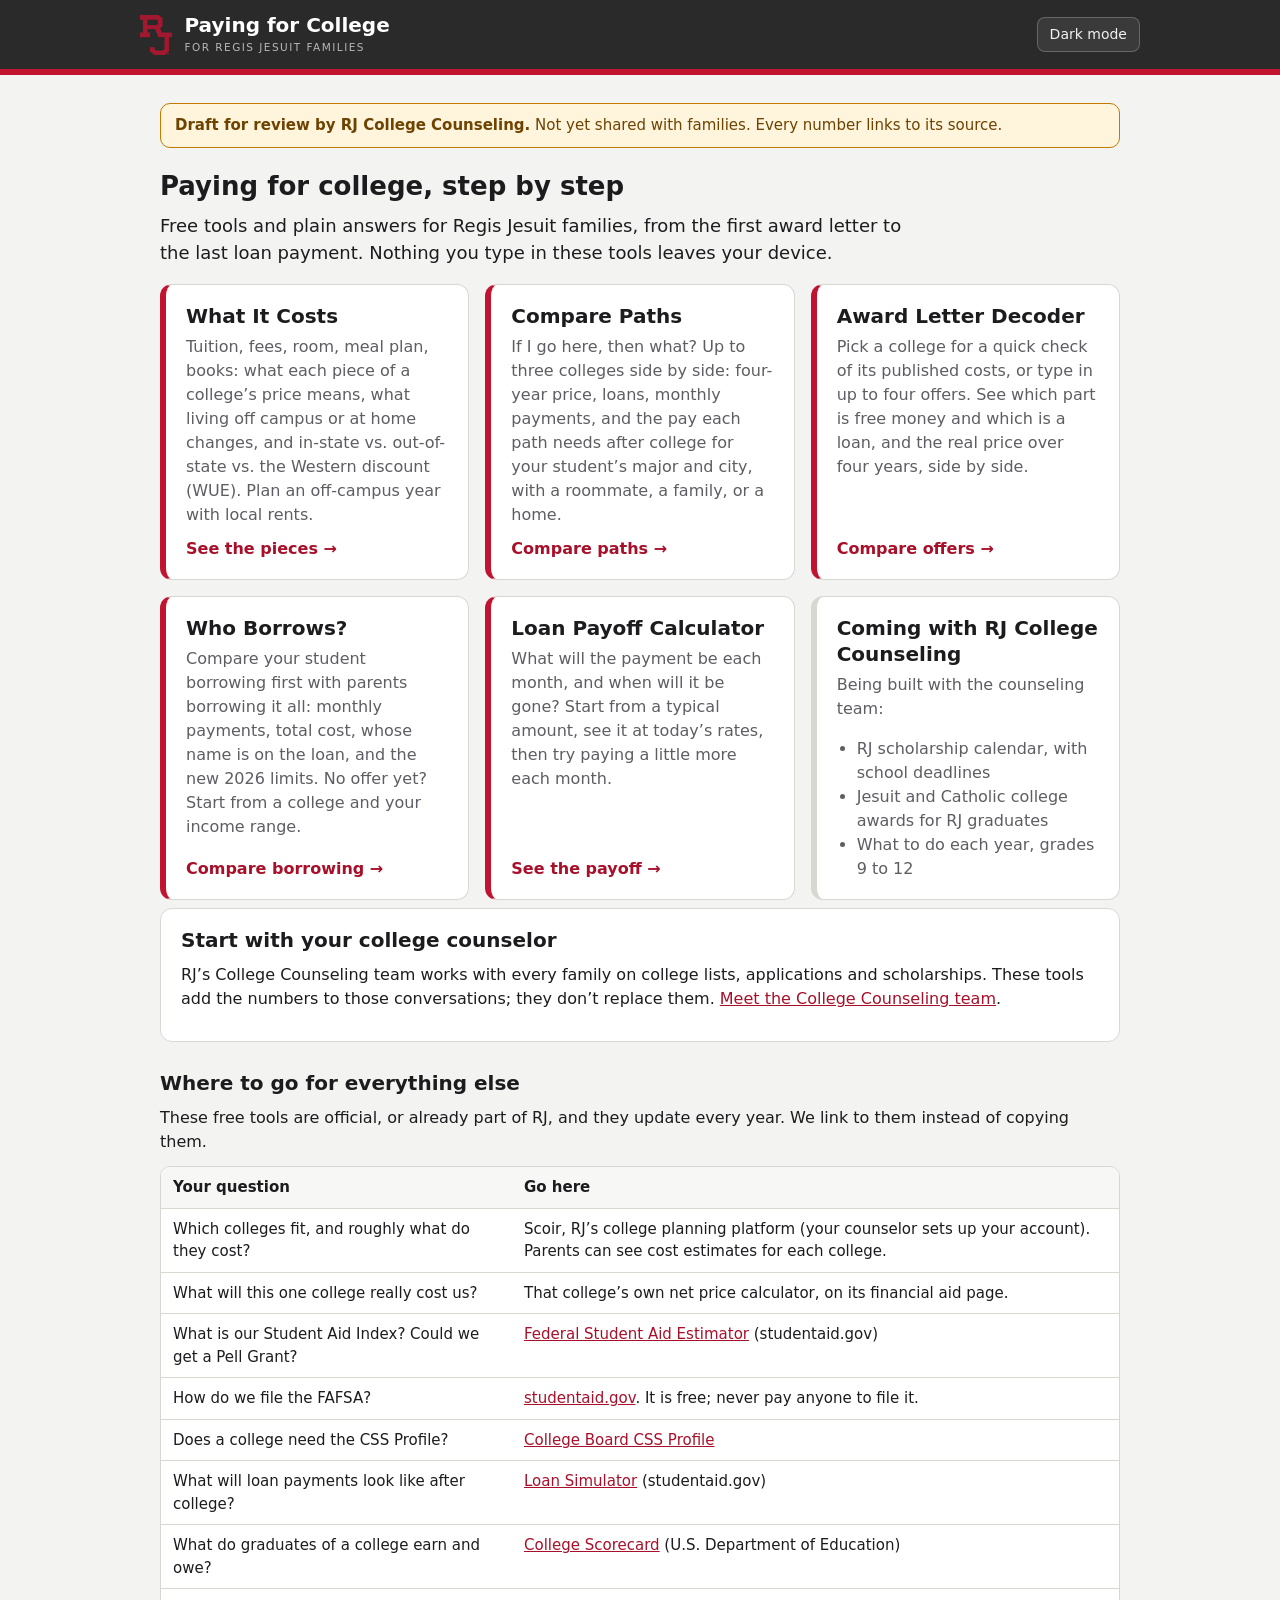
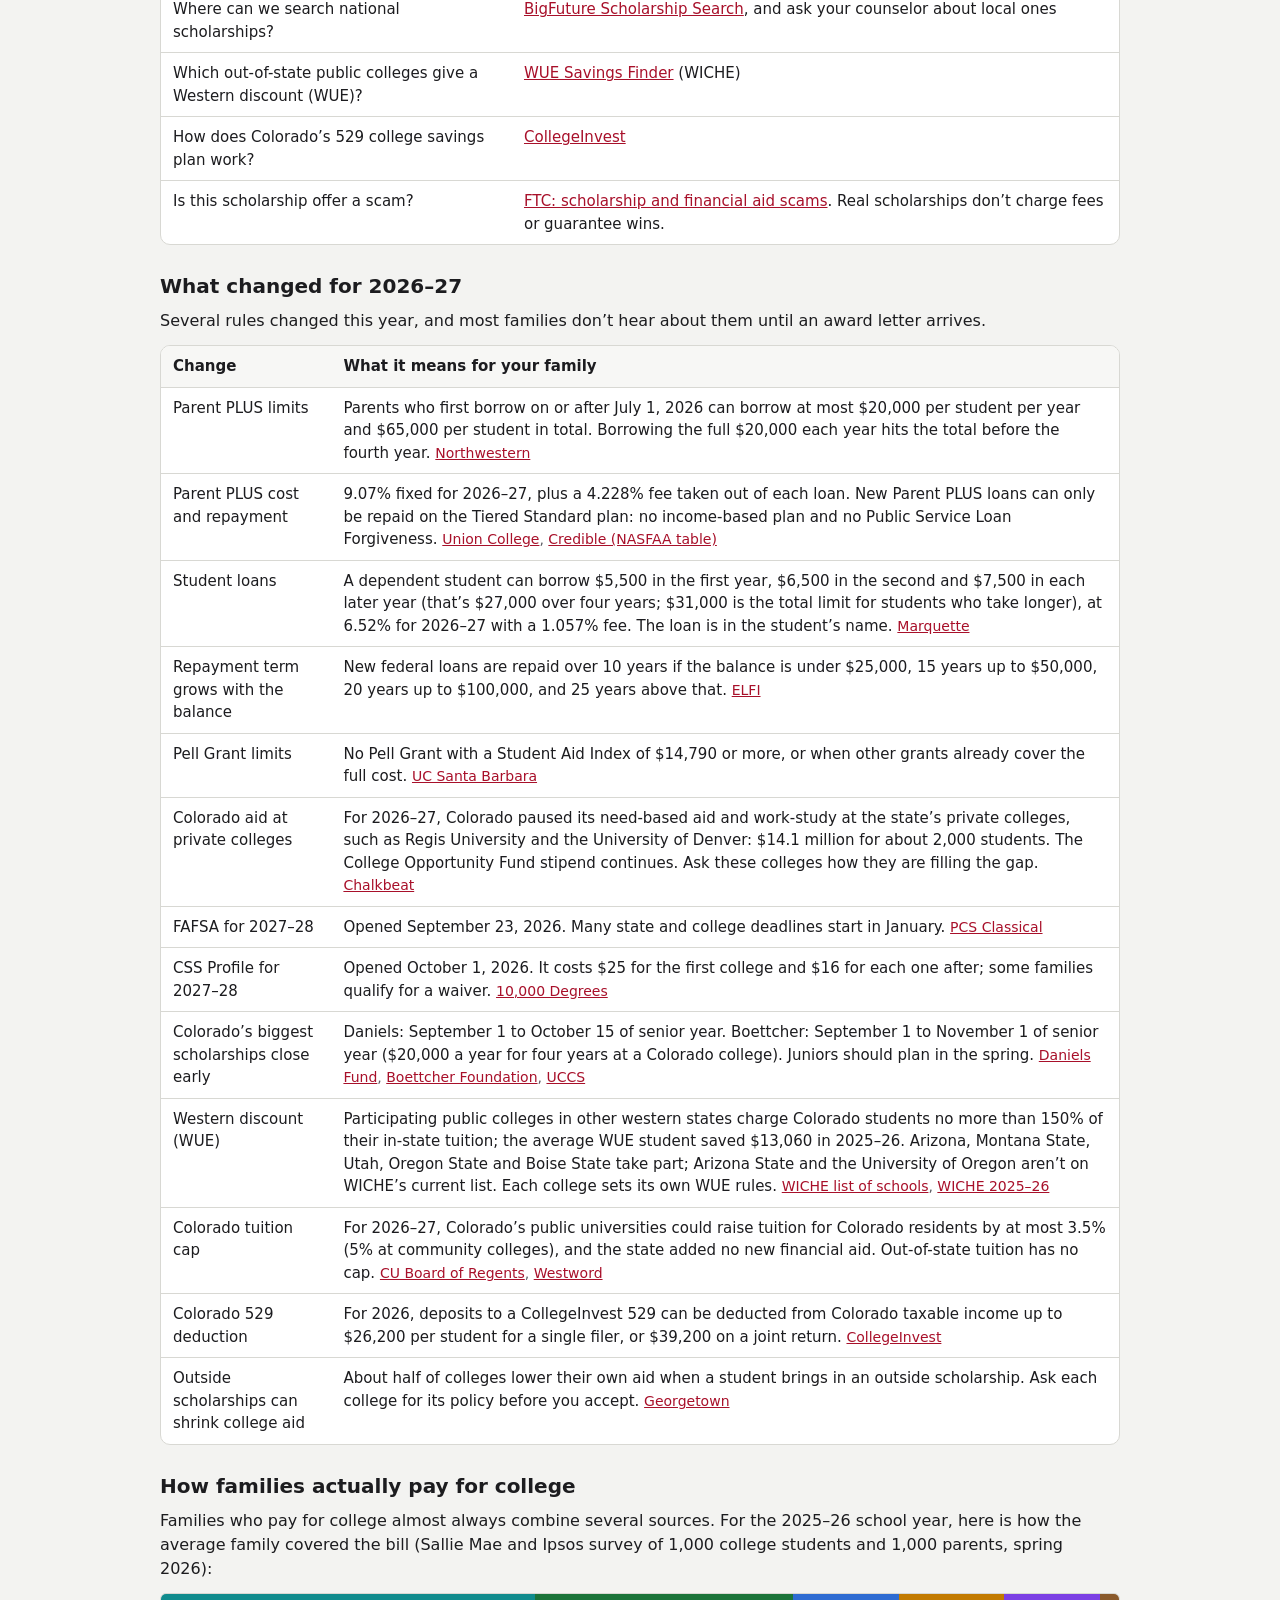
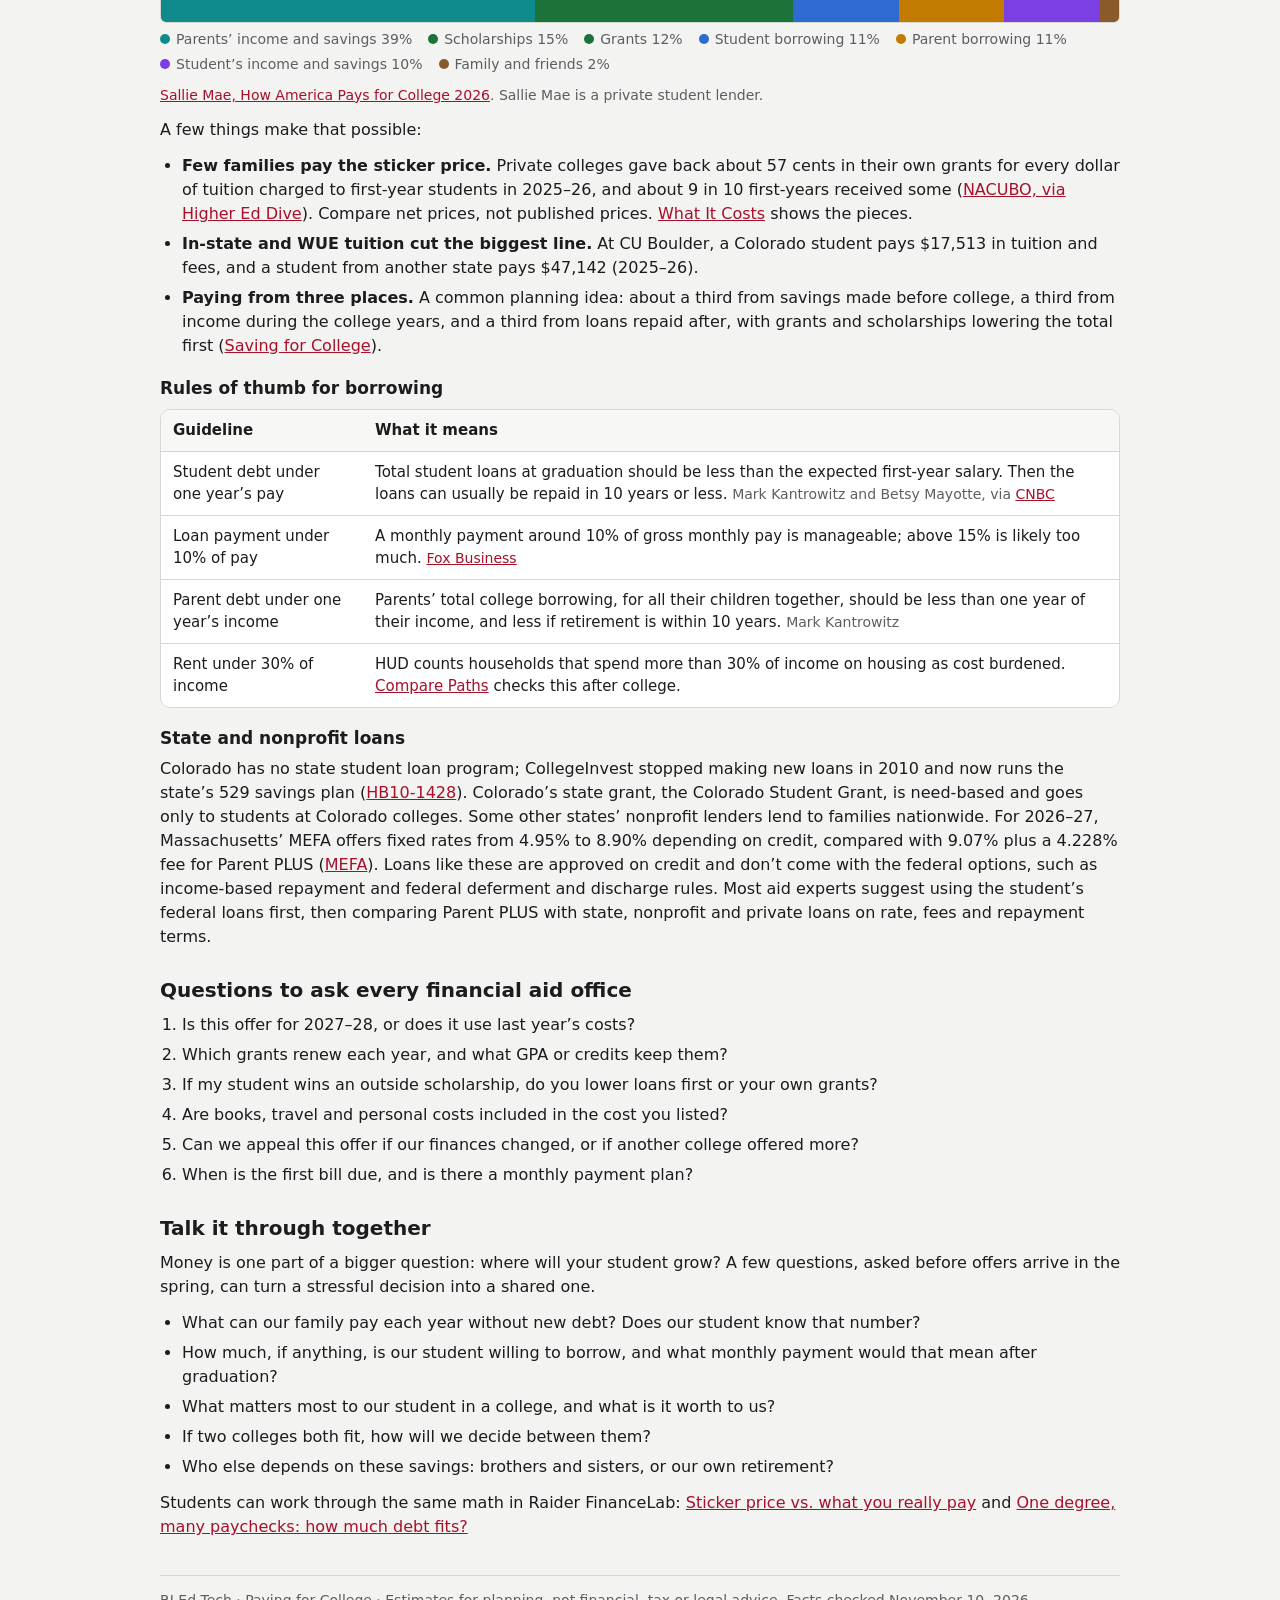
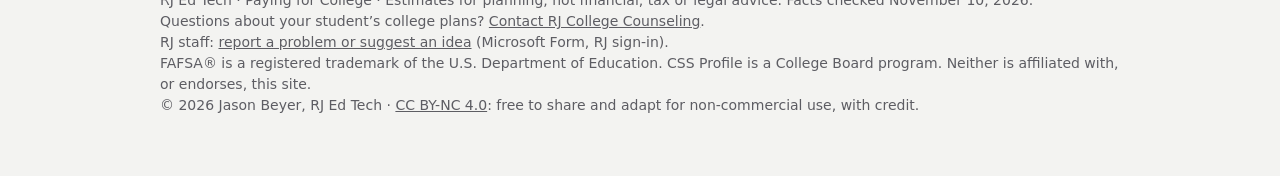
<file: index.html>
<!DOCTYPE html>
<html lang="en">
<head>
<meta charset="utf-8">
<meta name="viewport" content="width=device-width, initial-scale=1, viewport-fit=cover">
<title>Paying for College · Regis Jesuit</title>
<meta name="description" content="Free tools and plain answers for Regis Jesuit families paying for college: award letters, student and parent loans, scholarships, and what changed for 2026–27.">
<script>try{var t=localStorage.getItem('rj-theme');if(t==='dark'||t==='light')document.documentElement.setAttribute('data-theme',t);}catch(e){}</script>
<link rel="icon" href="favicon.ico" sizes="any">
<link rel="icon" href="favicon.svg" type="image/svg+xml">
<link rel="apple-touch-icon" href="apple-touch-icon.png">
<link rel="stylesheet" href="pfc.css?v=202611102103">
</head>
<body>
<header class="rj-masthead">
  <div class="hl">
    <img class="rj-mark" src="[data-uri]" alt="RJ">
    <div>
      <h1>Paying for College</h1>
      <p class="tagline">For Regis Jesuit families</p>
    </div>
  </div>
  <div class="mh-right"><button type="button" id="theme" class="mh-btn" aria-pressed="false">Dark mode</button></div>
</header>

<main class="wrap">
<p class="draft" role="note"><b>Draft for review by RJ College Counseling.</b> Not yet shared with families. Every number links to its source.</p>
<h2>Paying for college, step by step</h2>
<p class="lede">Free tools and plain answers for Regis Jesuit families, from the first award letter to the last loan payment. Nothing you type in these tools leaves your device.</p>

<div class="tools">
  <a class="tool" href="costs.html">
    <h3>What It Costs</h3>
    <p>Tuition, fees, room, meal plan, books: what each piece of a college’s price means, what living off campus or at home changes, and in-state vs. out-of-state vs. the Western discount (WUE). Plan an off-campus year with local rents.</p>
    <span class="go">See the pieces →</span>
  </a>
  <a class="tool" href="paths.html">
    <h3>Compare Paths</h3>
    <p>If I go here, then what? Up to three colleges side by side: four-year price, loans, monthly payments, and the pay each path needs after college for your student’s major and city, with a roommate, a family, or a home.</p>
    <span class="go">Compare paths →</span>
  </a>
  <a class="tool" href="award-letters.html">
    <h3>Award Letter Decoder</h3>
    <p>Pick a college for a quick check of its published costs, or type in up to four offers. See which part is free money and which is a loan, and the real price over four years, side by side.</p>
    <span class="go">Compare offers →</span>
  </a>
  <a class="tool" href="who-borrows.html">
    <h3>Who Borrows?</h3>
    <p>Compare your student borrowing first with parents borrowing it all: monthly payments, total cost, whose name is on the loan, and the new 2026 limits. No offer yet? Start from a college and your income range.</p>
    <span class="go">Compare borrowing →</span>
  </a>
  <a class="tool" href="payoff.html">
    <h3>Loan Payoff Calculator</h3>
    <p>What will the payment be each month, and when will it be gone? Start from a typical amount, see it at today’s rates, then try paying a little more each month.</p>
    <span class="go">See the payoff →</span>
  </a>
  <div class="tool soon">
    <h3>Coming with RJ College Counseling</h3>
    <p>Being built with the counseling team:</p>
    <ul>
      <li>RJ scholarship calendar, with school deadlines</li>
      <li>Jesuit and Catholic college awards for RJ graduates</li>
      <li>What to do each year, grades 9 to 12</li>
    </ul>
  </div>
</div>

<div class="card">
  <h3>Start with your college counselor</h3>
  <p>RJ’s College Counseling team works with every family on college lists, applications and scholarships. These tools add the numbers to those conversations; they don’t replace them. <a href="https://regisjesuit.com/student-experience/college-counseling" target="_blank" rel="noopener">Meet the College Counseling team</a>.</p>
</div>

<h3>Where to go for everything else</h3>
<p>These free tools are official, or already part of RJ, and they update every year. We link to them instead of copying them.</p>
<div class="tbl-wrap"><table>
<thead><tr><th>Your question</th><th>Go here</th></tr></thead>
<tbody>
<tr><td>Which colleges fit, and roughly what do they cost?</td><td>Scoir, RJ’s college planning platform (your counselor sets up your account). Parents can see cost estimates for each college.</td></tr>
<tr><td>What will this one college really cost us?</td><td>That college’s own net price calculator, on its financial aid page.</td></tr>
<tr><td>What is our Student Aid Index? Could we get a Pell Grant?</td><td><a href="https://studentaid.gov/aid-estimator/" target="_blank" rel="noopener">Federal Student Aid Estimator</a> (studentaid.gov)</td></tr>
<tr><td>How do we file the FAFSA?</td><td><a href="https://studentaid.gov/h/apply-for-aid/fafsa" target="_blank" rel="noopener">studentaid.gov</a>. It is free; never pay anyone to file it.</td></tr>
<tr><td>Does a college need the CSS Profile?</td><td><a href="https://cssprofile.collegeboard.org/" target="_blank" rel="noopener">College Board CSS Profile</a></td></tr>
<tr><td>What will loan payments look like after college?</td><td><a href="https://studentaid.gov/loan-simulator/" target="_blank" rel="noopener">Loan Simulator</a> (studentaid.gov)</td></tr>
<tr><td>What do graduates of a college earn and owe?</td><td><a href="https://collegescorecard.ed.gov/" target="_blank" rel="noopener">College Scorecard</a> (U.S. Department of Education)</td></tr>
<tr><td>Where can we search national scholarships?</td><td><a href="https://bigfuture.collegeboard.org/scholarship-search" target="_blank" rel="noopener">BigFuture Scholarship Search</a>, and ask your counselor about local ones</td></tr>
<tr><td>Which out-of-state public colleges give a Western discount (WUE)?</td><td><a href="https://wue.wiche.edu/" target="_blank" rel="noopener">WUE Savings Finder</a> (WICHE)</td></tr>
<tr><td>How does Colorado’s 529 college savings plan work?</td><td><a href="https://www.collegeinvest.org/" target="_blank" rel="noopener">CollegeInvest</a></td></tr>
<tr><td>Is this scholarship offer a scam?</td><td><a href="https://consumer.ftc.gov/articles/how-avoid-scholarship-and-financial-aid-scams" target="_blank" rel="noopener">FTC: scholarship and financial aid scams</a>. Real scholarships don’t charge fees or guarantee wins.</td></tr>
</tbody></table></div>

<h3>What changed for 2026–27</h3>
<p>Several rules changed this year, and most families don’t hear about them until an award letter arrives.</p>
<div class="tbl-wrap"><table>
<thead><tr><th>Change</th><th>What it means for your family</th></tr></thead>
<tbody>
<tr><td>Parent PLUS limits</td><td>Parents who first borrow on or after July 1, 2026 can borrow at most $20,000 per student per year and $65,000 per student in total. Borrowing the full $20,000 each year hits the total before the fourth year. <span class="src"><a href="https://undergradaid.northwestern.edu/types-of-aid/loans/plus-loan.html" target="_blank" rel="noopener">Northwestern</a></span></td></tr>
<tr><td>Parent PLUS cost and repayment</td><td>9.07% fixed for 2026–27, plus a 4.228% fee taken out of each loan. New Parent PLUS loans can only be repaid on the Tiered Standard plan: no income-based plan and no Public Service Loan Forgiveness. <span class="src"><a href="https://www.union.edu/financial-aid-family-financing/types-aid/loans/parent-plus-loans" target="_blank" rel="noopener">Union College</a>, <a href="https://www.credible.com/blog/refinance-student-loans/federal-repayment-options/" target="_blank" rel="noopener">Credible (NASFAA table)</a></span></td></tr>
<tr><td>Student loans</td><td>A dependent student can borrow $5,500 in the first year, $6,500 in the second and $7,500 in each later year (that’s $27,000 over four years; $31,000 is the total limit for students who take longer), at 6.52% for 2026–27 with a 1.057% fee. The loan is in the student’s name. <span class="src"><a href="https://www2.mu.edu/central/financial-aid/loans/undergraduate-unsubsidized.php" target="_blank" rel="noopener">Marquette</a></span></td></tr>
<tr><td>Repayment term grows with the balance</td><td>New federal loans are repaid over 10 years if the balance is under $25,000, 15 years up to $50,000, 20 years up to $100,000, and 25 years above that. <span class="src"><a href="https://www.elfi.com/understanding-parent-plus-loan-changes-in-2026/" target="_blank" rel="noopener">ELFI</a></span></td></tr>
<tr><td>Pell Grant limits</td><td>No Pell Grant with a Student Aid Index of $14,790 or more, or when other grants already cover the full cost. <span class="src"><a href="https://www.finaid.ucsb.edu/grants" target="_blank" rel="noopener">UC Santa Barbara</a></span></td></tr>
<tr><td>Colorado aid at private colleges</td><td>For 2026–27, Colorado paused its need-based aid and work-study at the state’s private colleges, such as Regis University and the University of Denver: $14.1 million for about 2,000 students. The College Opportunity Fund stipend continues. Ask these colleges how they are filling the gap. <span class="src"><a href="https://www.chalkbeat.org/colorado/2026/05/11/colorado-budget-cut-to-private-university-student-aid/" target="_blank" rel="noopener">Chalkbeat</a></span></td></tr>
<tr><td>FAFSA for 2027–28</td><td>Opened September 23, 2026. Many state and college deadlines start in January. <span class="src"><a href="https://www.pcsclassical.org/new-fafsa/" target="_blank" rel="noopener">PCS Classical</a></span></td></tr>
<tr><td>CSS Profile for 2027–28</td><td>Opened October 1, 2026. It costs $25 for the first college and $16 for each one after; some families qualify for a waiver. <span class="src"><a href="https://10000degrees.org/css-profile" target="_blank" rel="noopener">10,000 Degrees</a></span></td></tr>
<tr><td>Colorado’s biggest scholarships close early</td><td>Daniels: September 1 to October 15 of senior year. Boettcher: September 1 to November 1 of senior year ($20,000 a year for four years at a Colorado college). Juniors should plan in the spring. <span class="src"><a href="https://www.danielsfund.org/scholarships/daniels-scholarship-program/overview" target="_blank" rel="noopener">Daniels Fund</a>, <a href="https://boettcherfoundation.org/scholarships/prospective-scholars/apply/" target="_blank" rel="noopener">Boettcher Foundation</a>, <a href="https://uccs.academicworks.com/opportunities/3014" target="_blank" rel="noopener">UCCS</a></span></td></tr>
<tr><td>Western discount (WUE)</td><td>Participating public colleges in other western states charge Colorado students no more than 150% of their in-state tuition; the average WUE student saved $13,060 in 2025–26. Arizona, Montana State, Utah, Oregon State and Boise State take part; Arizona State and the University of Oregon aren’t on WICHE’s current list. Each college sets its own WUE rules. <span class="src"><a href="https://www.wiche.edu/tuition-savings/wue/wue-list-of-schools/" target="_blank" rel="noopener">WICHE list of schools</a>, <a href="https://www.wiche.edu/resources/student-access-programs-by-the-numbers-ay-2025-26/" target="_blank" rel="noopener">WICHE 2025–26</a></span></td></tr>
<tr><td>Colorado tuition cap</td><td>For 2026–27, Colorado’s public universities could raise tuition for Colorado residents by at most 3.5% (5% at community colleges), and the state added no new financial aid. Out-of-state tuition has no cap. <span class="src"><a href="https://www.cu.edu/doc/2026-04-16-fy2026-27-budget-and-fee-proposals-aprilpdf" target="_blank" rel="noopener">CU Board of Regents</a>, <a href="https://www.westword.com/?p=40868926" target="_blank" rel="noopener">Westword</a></span></td></tr>
<tr><td>Colorado 529 deduction</td><td>For 2026, deposits to a CollegeInvest 529 can be deducted from Colorado taxable income up to $26,200 per student for a single filer, or $39,200 on a joint return. <span class="src"><a href="https://www.collegeinvest.org/images/pdfs/Quick-Start-Guide-11x8.5%202026.pdf" target="_blank" rel="noopener">CollegeInvest</a></span></td></tr>
<tr><td>Outside scholarships can shrink college aid</td><td>About half of colleges lower their own aid when a student brings in an outside scholarship. Ask each college for its policy before you accept. <span class="src"><a href="https://feed.georgetown.edu/?p=19787" target="_blank" rel="noopener">Georgetown</a></span></td></tr>
</tbody></table></div>

<h3>How families actually pay for college</h3>
<p>Families who pay for college almost always combine several sources. For the 2025–26 school year, here is how the average family covered the bill (Sallie Mae and Ipsos survey of 1,000 college students and 1,000 parents, spring 2026):</p>
<div role="img" aria-label="Parents' income and savings 39%, scholarships 15%, grants 12%, student borrowing 11%, parent borrowing 11%, student income and savings 10%, gifts from family and friends 2%.">
<div class="bar" style="height:30px"><span style="width:39%;background:var(--c-fam)"></span><span style="width:15%;background:var(--c-free)"></span><span style="width:12%;background:var(--good)"></span><span style="width:11%;background:var(--c-ws)"></span><span style="width:11%;background:var(--c-loan)"></span><span style="width:10%;background:var(--c-stu)"></span><span style="width:2%;background:var(--c-priv)"></span></div></div>
<div class="legend"><span><i class="dot" style="background:var(--c-fam)"></i>Parents’ income and savings 39%</span><span><i class="dot" style="background:var(--c-free)"></i>Scholarships 15%</span><span><i class="dot" style="background:var(--good)"></i>Grants 12%</span><span><i class="dot" style="background:var(--c-ws)"></i>Student borrowing 11%</span><span><i class="dot" style="background:var(--c-loan)"></i>Parent borrowing 11%</span><span><i class="dot" style="background:var(--c-stu)"></i>Student’s income and savings 10%</span><span><i class="dot" style="background:var(--c-priv)"></i>Family and friends 2%</span></div>
<p class="src"><a href="https://salliemae.com/HowAmericaPaysForCollege" target="_blank" rel="noopener">Sallie Mae, How America Pays for College 2026</a>. Sallie Mae is a private student lender.</p>
<p>A few things make that possible:</p>
<ul class="qs">
<li><b>Few families pay the sticker price.</b> Private colleges gave back about 57 cents in their own grants for every dollar of tuition charged to first-year students in 2025–26, and about 9 in 10 first-years received some (<a href="https://www.highereddive.com/news/tuition-discount-rate-reaches-57-for-private-nonprofits-nacubo-says/821554/" target="_blank" rel="noopener">NACUBO, via Higher Ed Dive</a>). Compare net prices, not published prices. <a href="costs.html">What It Costs</a> shows the pieces.</li>
<li><b>In-state and WUE tuition cut the biggest line.</b> At CU Boulder, a Colorado student pays $17,513 in tuition and fees, and a student from another state pays $47,142 (2025–26).</li>
<li><b>Paying from three places.</b> A common planning idea: about a third from savings made before college, a third from income during the college years, and a third from loans repaid after, with grants and scholarships lowering the total first (<a href="https://www.savingforcollege.com/article/how-much-to-save-for-college" target="_blank" rel="noopener">Saving for College</a>).</li>
</ul>
<h4>Rules of thumb for borrowing</h4>
<div class="tbl-wrap"><table>
<thead><tr><th>Guideline</th><th>What it means</th></tr></thead>
<tbody>
<tr><td>Student debt under one year’s pay</td><td>Total student loans at graduation should be less than the expected first-year salary. Then the loans can usually be repaid in 10 years or less. <span class="src">Mark Kantrowitz and Betsy Mayotte, via <a href="https://www.cnbc.com/2023/03/24/follow-this-rule-of-thumb-to-avoid-taking-on-too-much-student-debt.html" target="_blank" rel="noopener">CNBC</a></span></td></tr>
<tr><td>Loan payment under 10% of pay</td><td>A monthly payment around 10% of gross monthly pay is manageable; above 15% is likely too much. <span class="src"><a href="https://www.foxbusiness.com/features/3-tips-to-limit-student-debt" target="_blank" rel="noopener">Fox Business</a></span></td></tr>
<tr><td>Parent debt under one year’s income</td><td>Parents’ total college borrowing, for all their children together, should be less than one year of their income, and less if retirement is within 10 years. <span class="src">Mark Kantrowitz</span></td></tr>
<tr><td>Rent under 30% of income</td><td>HUD counts households that spend more than 30% of income on housing as cost burdened. <a href="paths.html">Compare Paths</a> checks this after college.</td></tr>
</tbody></table></div>
<h4>State and nonprofit loans</h4>
<p>Colorado has no state student loan program; CollegeInvest stopped making new loans in 2010 and now runs the state’s 529 savings plan (<a href="https://legiscan.com/CO/text/HB1428/id/372888/Colorado-2010-HB1428-Engrossed.pdf" target="_blank" rel="noopener">HB10-1428</a>). Colorado’s state grant, the Colorado Student Grant, is need-based and goes only to students at Colorado colleges. Some other states’ nonprofit lenders lend to families nationwide. For 2026–27, Massachusetts’ MEFA offers fixed rates from 4.95% to 8.90% depending on credit, compared with 9.07% plus a 4.228% fee for Parent PLUS (<a href="https://www.mefa.org/article/mefa-responds-to-federal-student-loan-restrictions-with-expanded-competitive-state-based-options/" target="_blank" rel="noopener">MEFA</a>). Loans like these are approved on credit and don’t come with the federal options, such as income-based repayment and federal deferment and discharge rules. Most aid experts suggest using the student’s federal loans first, then comparing Parent PLUS with state, nonprofit and private loans on rate, fees and repayment terms.</p>

<h3>Questions to ask every financial aid office</h3>
<ol class="qs">
  <li>Is this offer for 2027–28, or does it use last year’s costs?</li>
  <li>Which grants renew each year, and what GPA or credits keep them?</li>
  <li>If my student wins an outside scholarship, do you lower loans first or your own grants?</li>
  <li>Are books, travel and personal costs included in the cost you listed?</li>
  <li>Can we appeal this offer if our finances changed, or if another college offered more?</li>
  <li>When is the first bill due, and is there a monthly payment plan?</li>
</ol>

<h3>Talk it through together</h3>
<p>Money is one part of a bigger question: where will your student grow? A few questions, asked before offers arrive in the spring, can turn a stressful decision into a shared one.</p>
<ul class="qs">
  <li>What can our family pay each year without new debt? Does our student know that number?</li>
  <li>How much, if anything, is our student willing to borrow, and what monthly payment would that mean after graduation?</li>
  <li>What matters most to our student in a college, and what is it worth to us?</li>
  <li>If two colleges both fit, how will we decide between them?</li>
  <li>Who else depends on these savings: brothers and sisters, or our own retirement?</li>
</ul>
<p>Students can work through the same math in Raider FinanceLab: <a href="https://rjedtech.github.io/Raider-FinanceLab/#stickernet" target="_blank" rel="noopener">Sticker price vs. what you really pay</a> and <a href="https://rjedtech.github.io/Raider-FinanceLab/#debtfit" target="_blank" rel="noopener">One degree, many paychecks: how much debt fits?</a></p>
<p class="foot">RJ Ed Tech · Paying for College · Estimates for planning, not financial, tax or legal advice. Facts checked November 10, 2026.<br>
Questions about your student’s college plans? <a href="https://regisjesuit.com/student-experience/college-counseling" target="_blank" rel="noopener">Contact RJ College Counseling</a>.<br>
RJ staff: <a href="https://forms.cloud.microsoft/Pages/ResponsePage.aspx?id=4SwuQZc-CEClZjjFdYLisQzihhIB-7hPp9L3AOSeJONUOVJaVTVMOE9YMFNSVVM3TUNOOFVQR1pYTi4u&amp;rc59cb41123d3497584d2ca10cb9e1c54=%22Paying%20for%20College%22" target="_blank" rel="noopener">report a problem or suggest an idea</a> (Microsoft Form, RJ sign-in).<br>
FAFSA® is a registered trademark of the U.S. Department of Education. CSS Profile is a College Board program. Neither is affiliated with, or endorses, this site.<br>
© 2026 Jason Beyer, RJ Ed Tech · <a href="https://creativecommons.org/licenses/by-nc/4.0/" target="_blank" rel="license noopener">CC BY-NC 4.0</a>: free to share and adapt for non-commercial use, with credit.</p>
</main>

<script src="pfc.js?v=202611102103"></script>
<!-- Anonymous page-view count (GoatCounter, rjedtech.goatcounter.com): no cookies, no personal data, nothing typed into the tools.
     Only the page path is sent; anything after ? in the address (such as a net price passed between tools) is never sent.
     A visit through the school's Securly filter (?scrlybrkr in the address) adds ?sd = school device; nothing else about the visitor is sent. -->
<script>
window.goatcounter={no_onload:true};
(function(){var last=null,tries=0;
function route(){var h=(location.hash||'').slice(1).split(/[=@?&]/)[0].replace(/[^A-Za-z0-9_-]/g,'').slice(0,40);return location.pathname.replace(/index\.html$/,'')+(h?'#'+h:'')+(/scrlybrkr/.test(location.search)?'?sd':'');}
function go(){var p=route();if(p===last)return;var g=window.goatcounter;if(!g||typeof g.count!=='function'){if(tries++<40)setTimeout(go,250);return;}last=p;try{g.count({path:p});}catch(e){}}
window.addEventListener('hashchange',go);if(document.readyState==='complete')go();else window.addEventListener('load',go);})();
</script>
<script data-goatcounter="https://rjedtech.goatcounter.com/count" async src="//gc.zgo.at/count.js"></script>
</body>
</html>
</file>
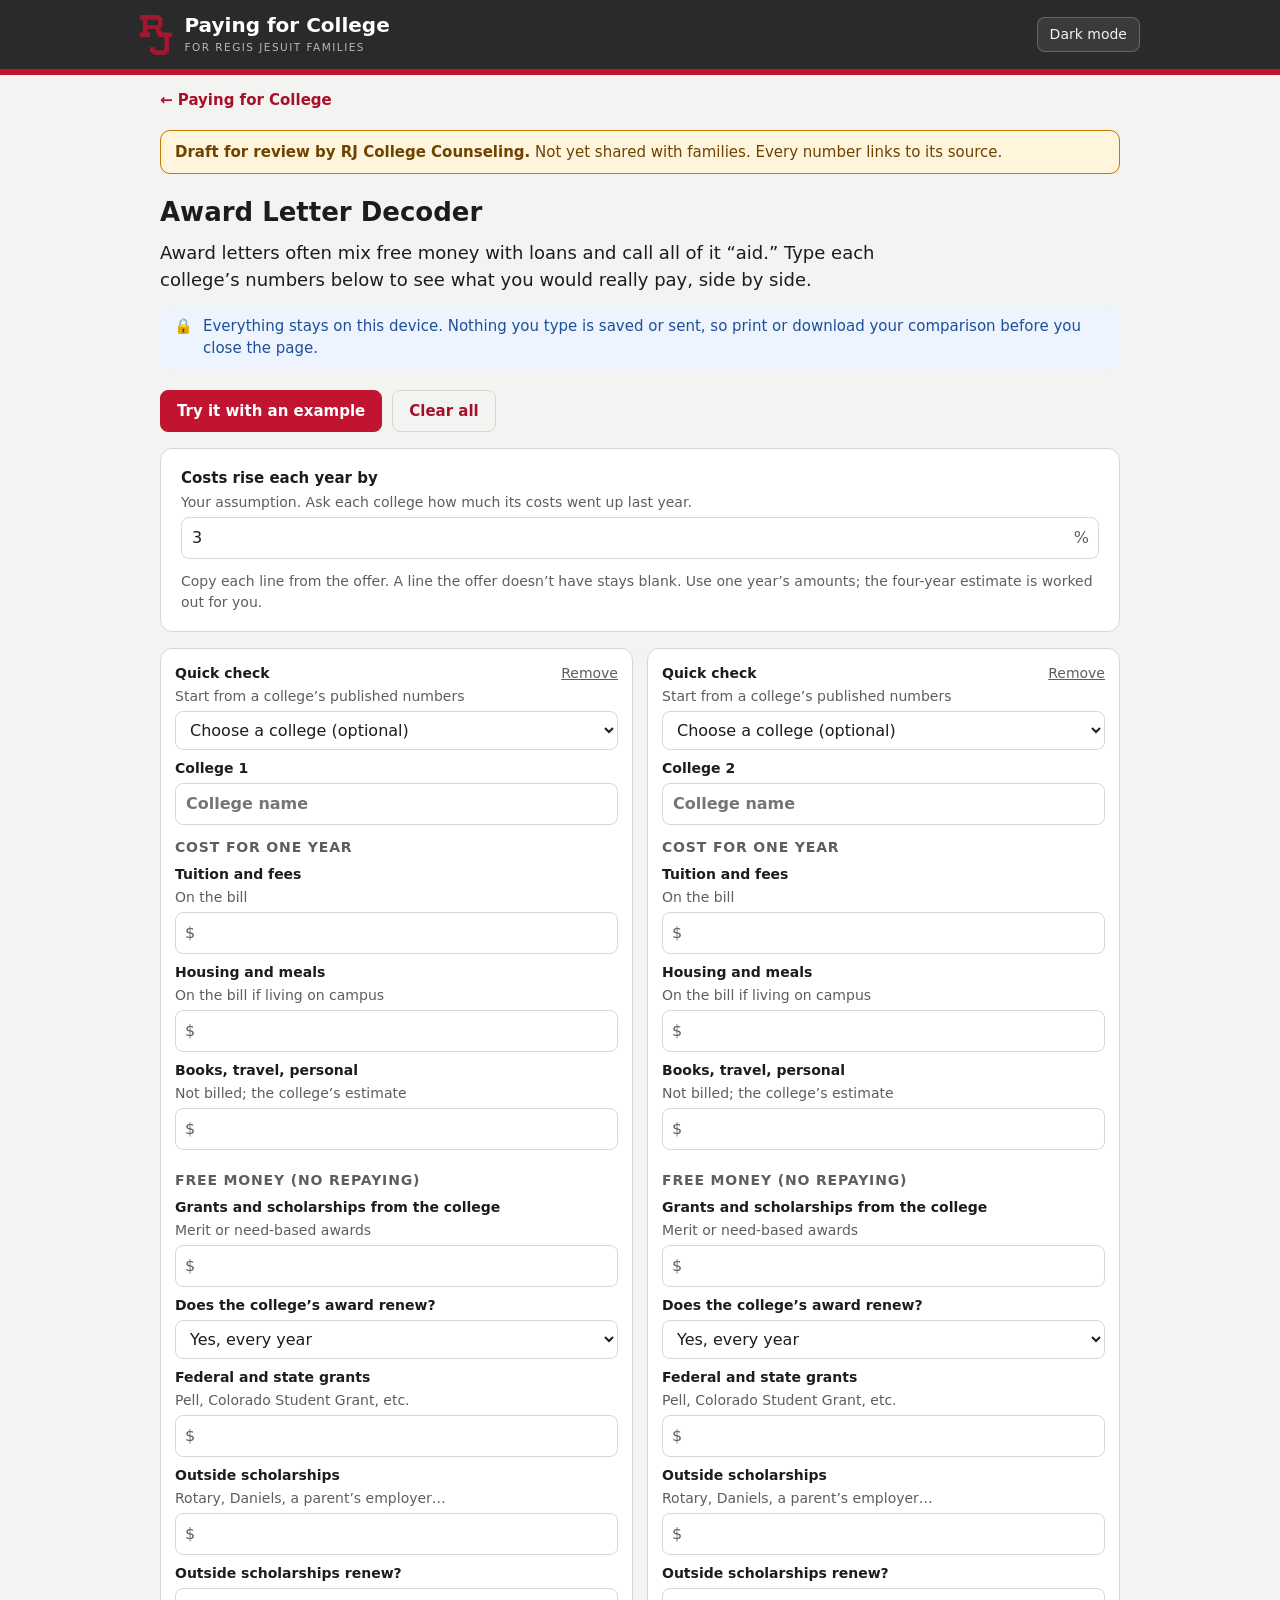
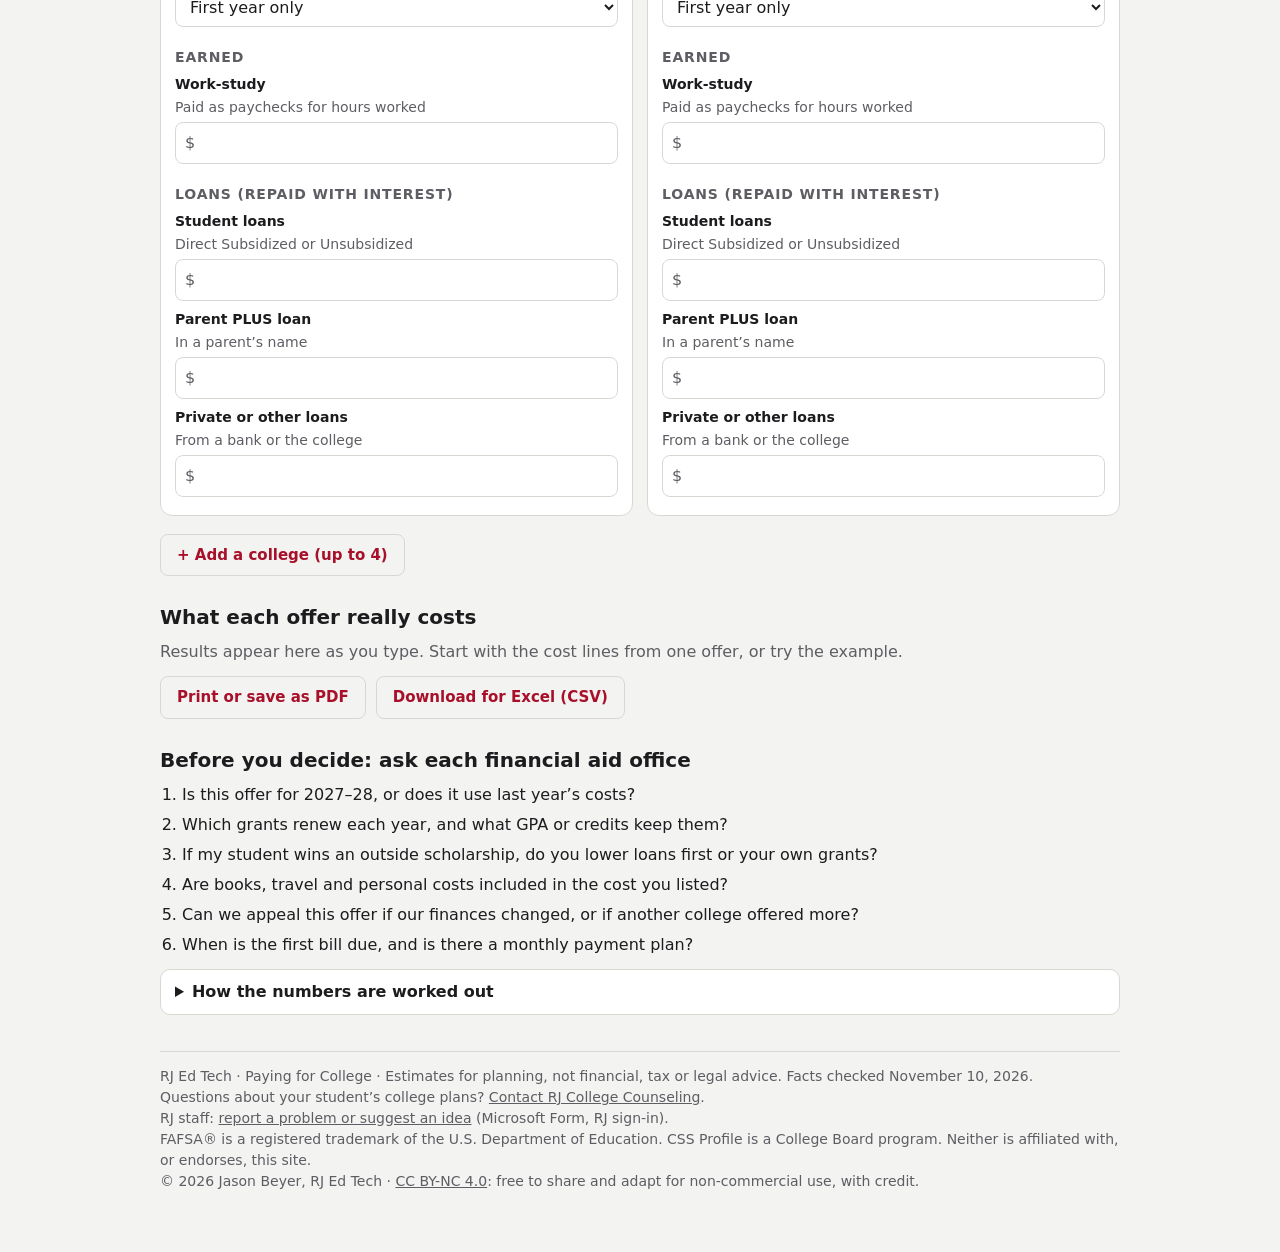
<file: award-letters.html>
<!DOCTYPE html>
<html lang="en">
<head>
<meta charset="utf-8">
<meta name="viewport" content="width=device-width, initial-scale=1, viewport-fit=cover">
<title>Award Letter Decoder · Paying for College</title>
<meta name="description" content="Compare up to four college financial aid offers: free money, loans, work-study, and the real net price over four years.">
<script>try{var t=localStorage.getItem('rj-theme');if(t==='dark'||t==='light')document.documentElement.setAttribute('data-theme',t);}catch(e){}</script>
<link rel="icon" href="favicon.ico" sizes="any">
<link rel="icon" href="favicon.svg" type="image/svg+xml">
<link rel="apple-touch-icon" href="apple-touch-icon.png">
<link rel="stylesheet" href="pfc.css?v=202611102103">
</head>
<body>
<header class="rj-masthead">
  <div class="hl">
    <img class="rj-mark" src="[data-uri]" alt="RJ">
    <div>
      <h1>Paying for College</h1>
      <p class="tagline">For Regis Jesuit families</p>
    </div>
  </div>
  <div class="mh-right"><button type="button" id="theme" class="mh-btn" aria-pressed="false">Dark mode</button></div>
</header>

<main class="wrap">
<p class="crumb no-print"><a href="./">← Paying for College</a></p>
<p class="draft" role="note"><b>Draft for review by RJ College Counseling.</b> Not yet shared with families. Every number links to its source.</p>
<h2>Award Letter Decoder</h2>
<p class="lede">Award letters often mix free money with loans and call all of it “aid.” Type each college’s numbers below to see what you would really pay, side by side.</p>
<p class="privacy"><span aria-hidden="true">🔒</span><span>Everything stays on this device. Nothing you type is saved or sent, so print or download your comparison before you close the page.</span></p>

<div class="btns no-print">
  <button type="button" class="btn" id="example">Try it with an example</button>
  <button type="button" class="btn ghost" id="clear">Clear all</button>
</div>

<div class="card">
  <div class="grid2">
    <div class="field"><label for="grow">Costs rise each year by<span class="hint">Your assumption. Ask each college how much its costs went up last year.</span></label><div class="pct"><input type="text" inputmode="decimal" id="grow" value="3"></div></div>
  </div>
  <p class="small muted" style="margin:0">Copy each line from the offer. A line the offer doesn’t have stays blank. Use one year’s amounts; the four-year estimate is worked out for you.</p>
</div>

<div id="schools" class="schools"></div>
<div class="btns no-print"><button type="button" class="btn ghost" id="add">+ Add a college (up to 4)</button></div>

<h3>What each offer really costs</h3>
<div id="results" aria-live="polite"></div>
<div class="btns no-print">
  <button type="button" class="btn ghost" id="print">Print or save as PDF</button>
  <button type="button" class="btn ghost" id="csv">Download for Excel (CSV)</button>
</div>

<h3>Before you decide: ask each financial aid office</h3>
<ol class="qs">
  <li>Is this offer for 2027–28, or does it use last year’s costs?</li>
  <li>Which grants renew each year, and what GPA or credits keep them?</li>
  <li>If my student wins an outside scholarship, do you lower loans first or your own grants?</li>
  <li>Are books, travel and personal costs included in the cost you listed?</li>
  <li>Can we appeal this offer if our finances changed, or if another college offered more?</li>
  <li>When is the first bill due, and is there a monthly payment plan?</li>
</ol>

<details class="more">
  <summary>How the numbers are worked out</summary>
  <ul class="qs">
    <li><b>Net price</b> = cost of attendance − free money (grants and scholarships). This is the price your family covers with savings, income or loans.</li>
    <li><b>Still to pay</b> = net price − the loans and work-study in the offer. Accepting the loans moves that part of the cost into the future; it doesn’t remove it.</li>
    <li><b>First bill</b> counts only tuition and housing, the parts a college bills. Books, travel and personal costs are real but are paid as you go.</li>
    <li><b>Four years:</b> costs rise by the rate you choose. College awards stay the same each year unless you mark them first-year only. Federal and state grants are assumed to repeat (they depend on each year’s FAFSA). Outside scholarships count for year 1 only unless you mark that they renew.</li>
    <li>These are planning estimates, not a bill. The college’s financial aid office has the final numbers.</li>
  </ul>
</details>
<p class="foot">RJ Ed Tech · Paying for College · Estimates for planning, not financial, tax or legal advice. Facts checked November 10, 2026.<br>
Questions about your student’s college plans? <a href="https://regisjesuit.com/student-experience/college-counseling" target="_blank" rel="noopener">Contact RJ College Counseling</a>.<br>
RJ staff: <a href="https://forms.cloud.microsoft/Pages/ResponsePage.aspx?id=4SwuQZc-CEClZjjFdYLisQzihhIB-7hPp9L3AOSeJONUOVJaVTVMOE9YMFNSVVM3TUNOOFVQR1pYTi4u&amp;rc59cb41123d3497584d2ca10cb9e1c54=%22Paying%20for%20College%22" target="_blank" rel="noopener">report a problem or suggest an idea</a> (Microsoft Form, RJ sign-in).<br>
FAFSA® is a registered trademark of the U.S. Department of Education. CSS Profile is a College Board program. Neither is affiliated with, or endorses, this site.<br>
© 2026 Jason Beyer, RJ Ed Tech · <a href="https://creativecommons.org/licenses/by-nc/4.0/" target="_blank" rel="license noopener">CC BY-NC 4.0</a>: free to share and adapt for non-commercial use, with credit.</p>
</main>

<script src="pfc.js?v=202611102103"></script>
<script src="colleges.js?v=202611102103"></script>
<script src="award-letters.js?v=202611102103"></script>
<!-- Anonymous page-view count (GoatCounter, rjedtech.goatcounter.com): no cookies, no personal data, nothing typed into the tools.
     Only the page path is sent; anything after ? in the address (such as a net price passed between tools) is never sent.
     A visit through the school's Securly filter (?scrlybrkr in the address) adds ?sd = school device; nothing else about the visitor is sent. -->
<script>
window.goatcounter={no_onload:true};
(function(){var last=null,tries=0;
function route(){var h=(location.hash||'').slice(1).split(/[=@?&]/)[0].replace(/[^A-Za-z0-9_-]/g,'').slice(0,40);return location.pathname.replace(/index\.html$/,'')+(h?'#'+h:'')+(/scrlybrkr/.test(location.search)?'?sd':'');}
function go(){var p=route();if(p===last)return;var g=window.goatcounter;if(!g||typeof g.count!=='function'){if(tries++<40)setTimeout(go,250);return;}last=p;try{g.count({path:p});}catch(e){}}
window.addEventListener('hashchange',go);if(document.readyState==='complete')go();else window.addEventListener('load',go);})();
</script>
<script data-goatcounter="https://rjedtech.goatcounter.com/count" async src="//gc.zgo.at/count.js"></script>
</body>
</html>
</file>
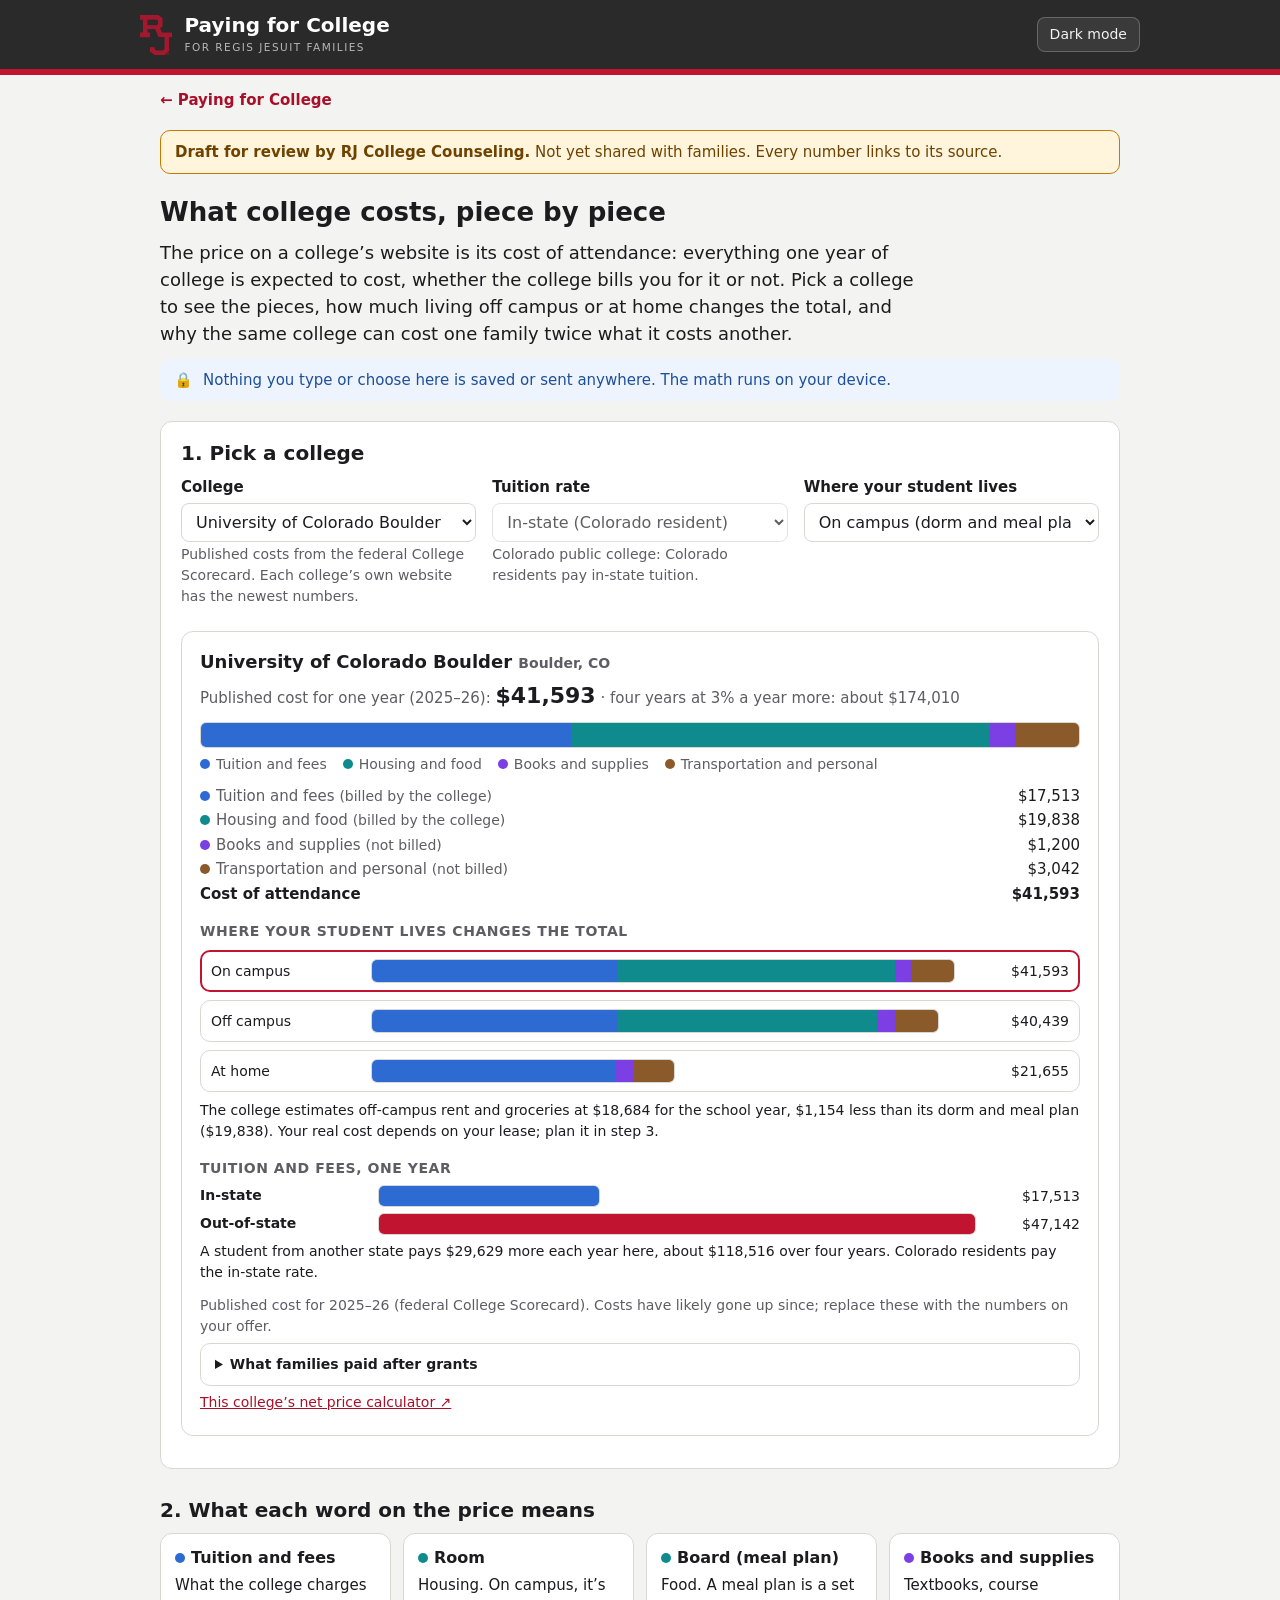
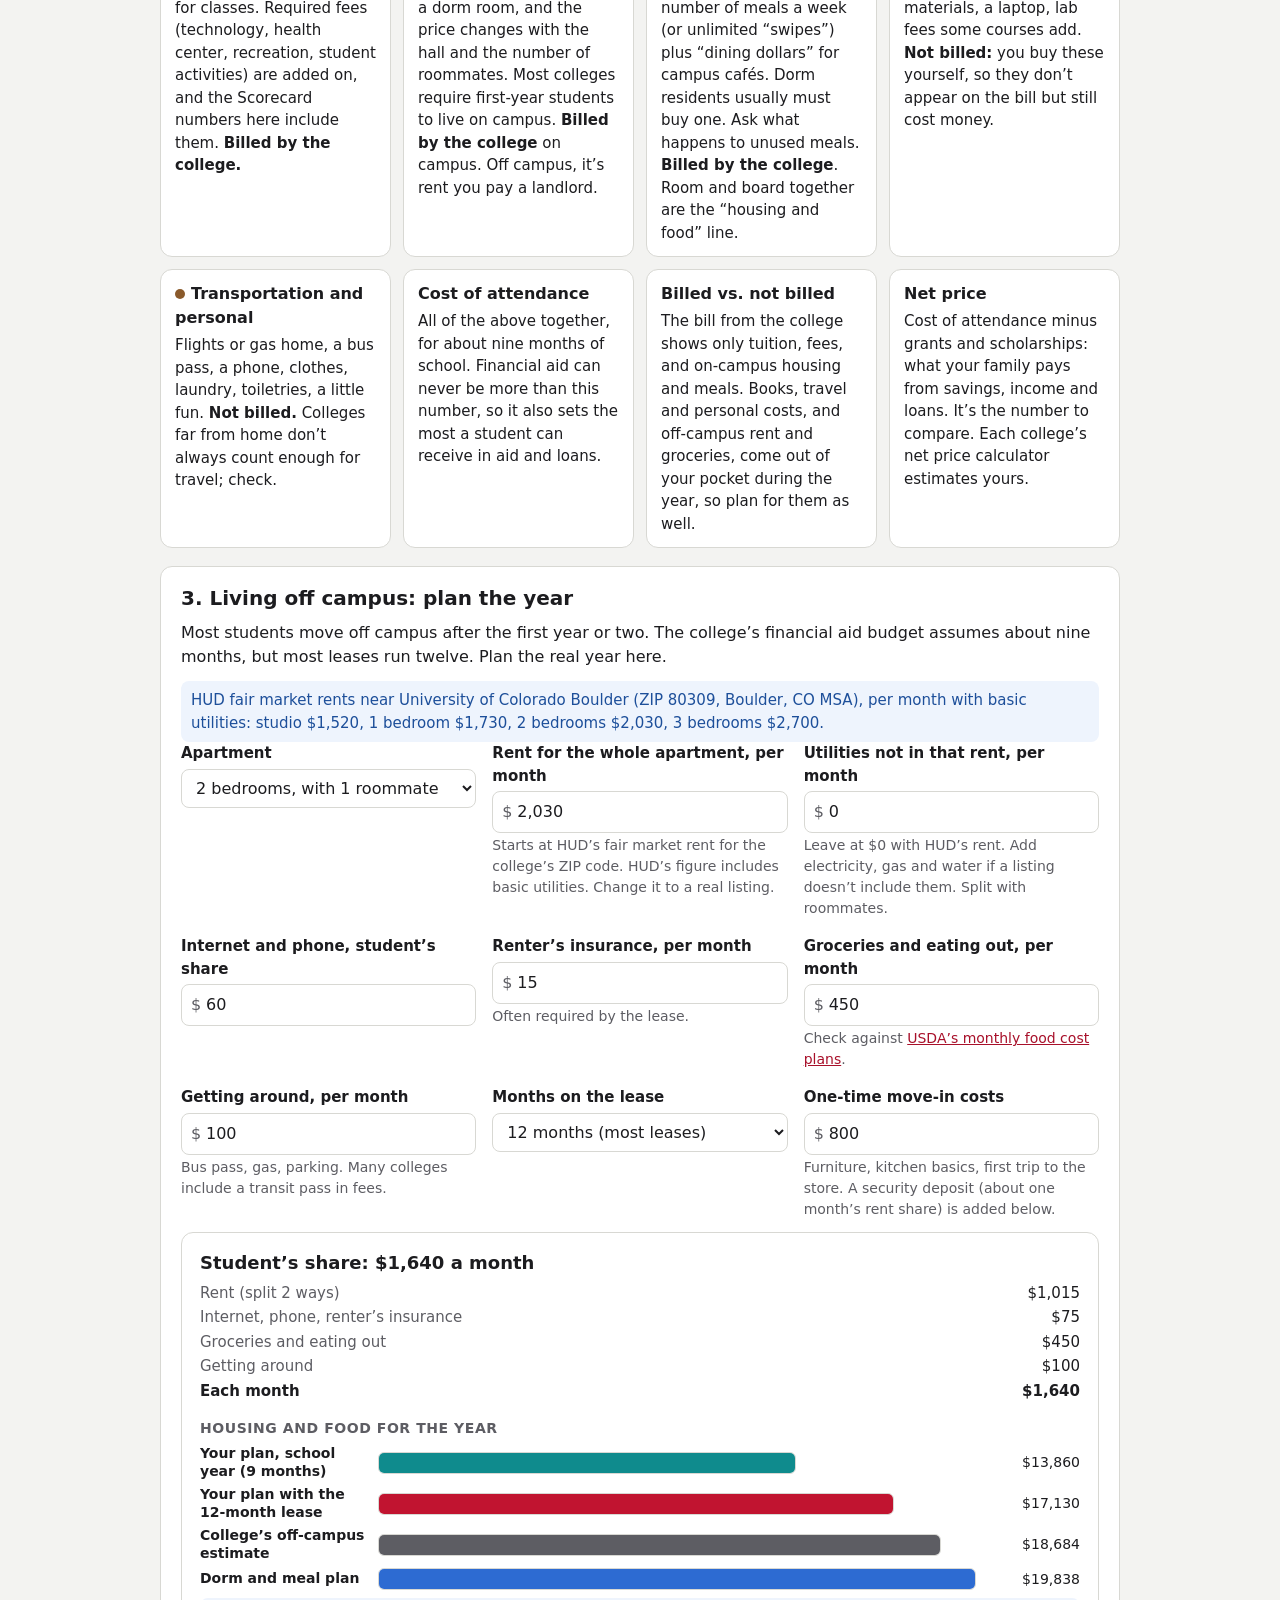
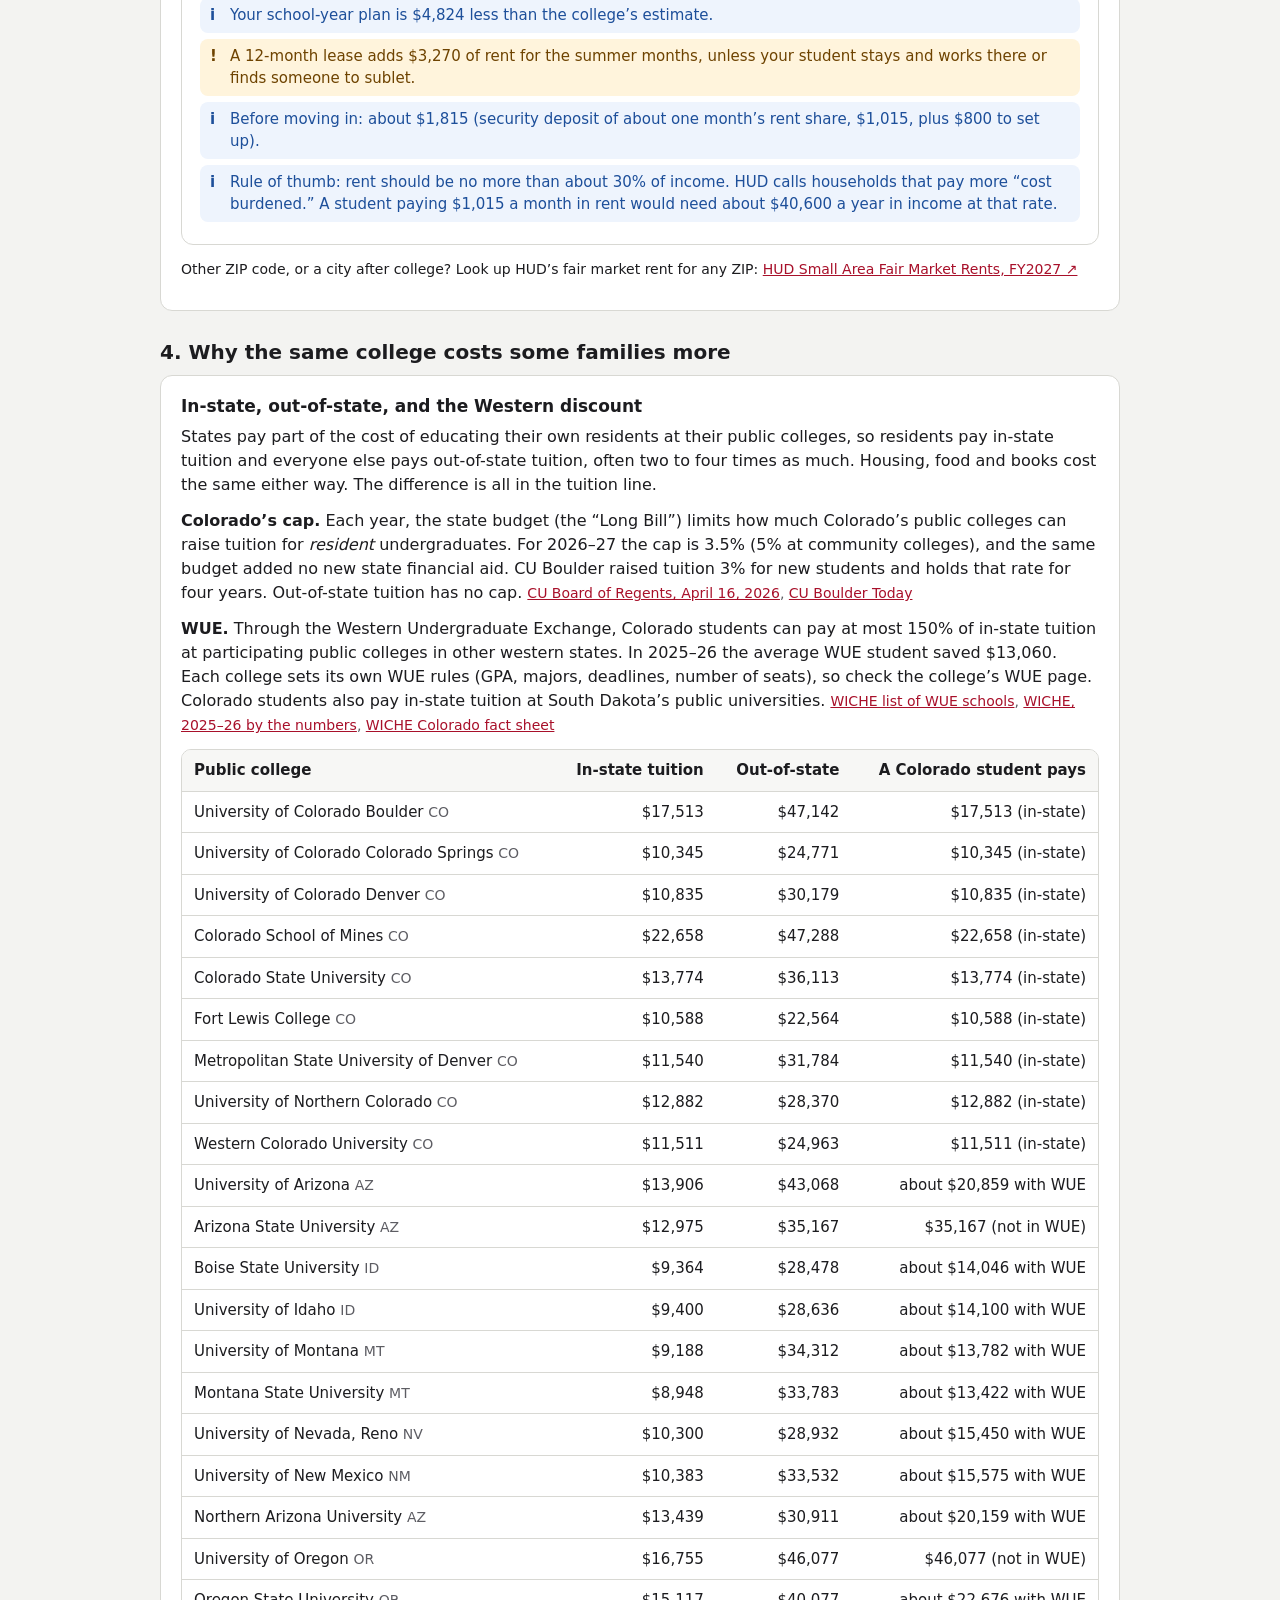
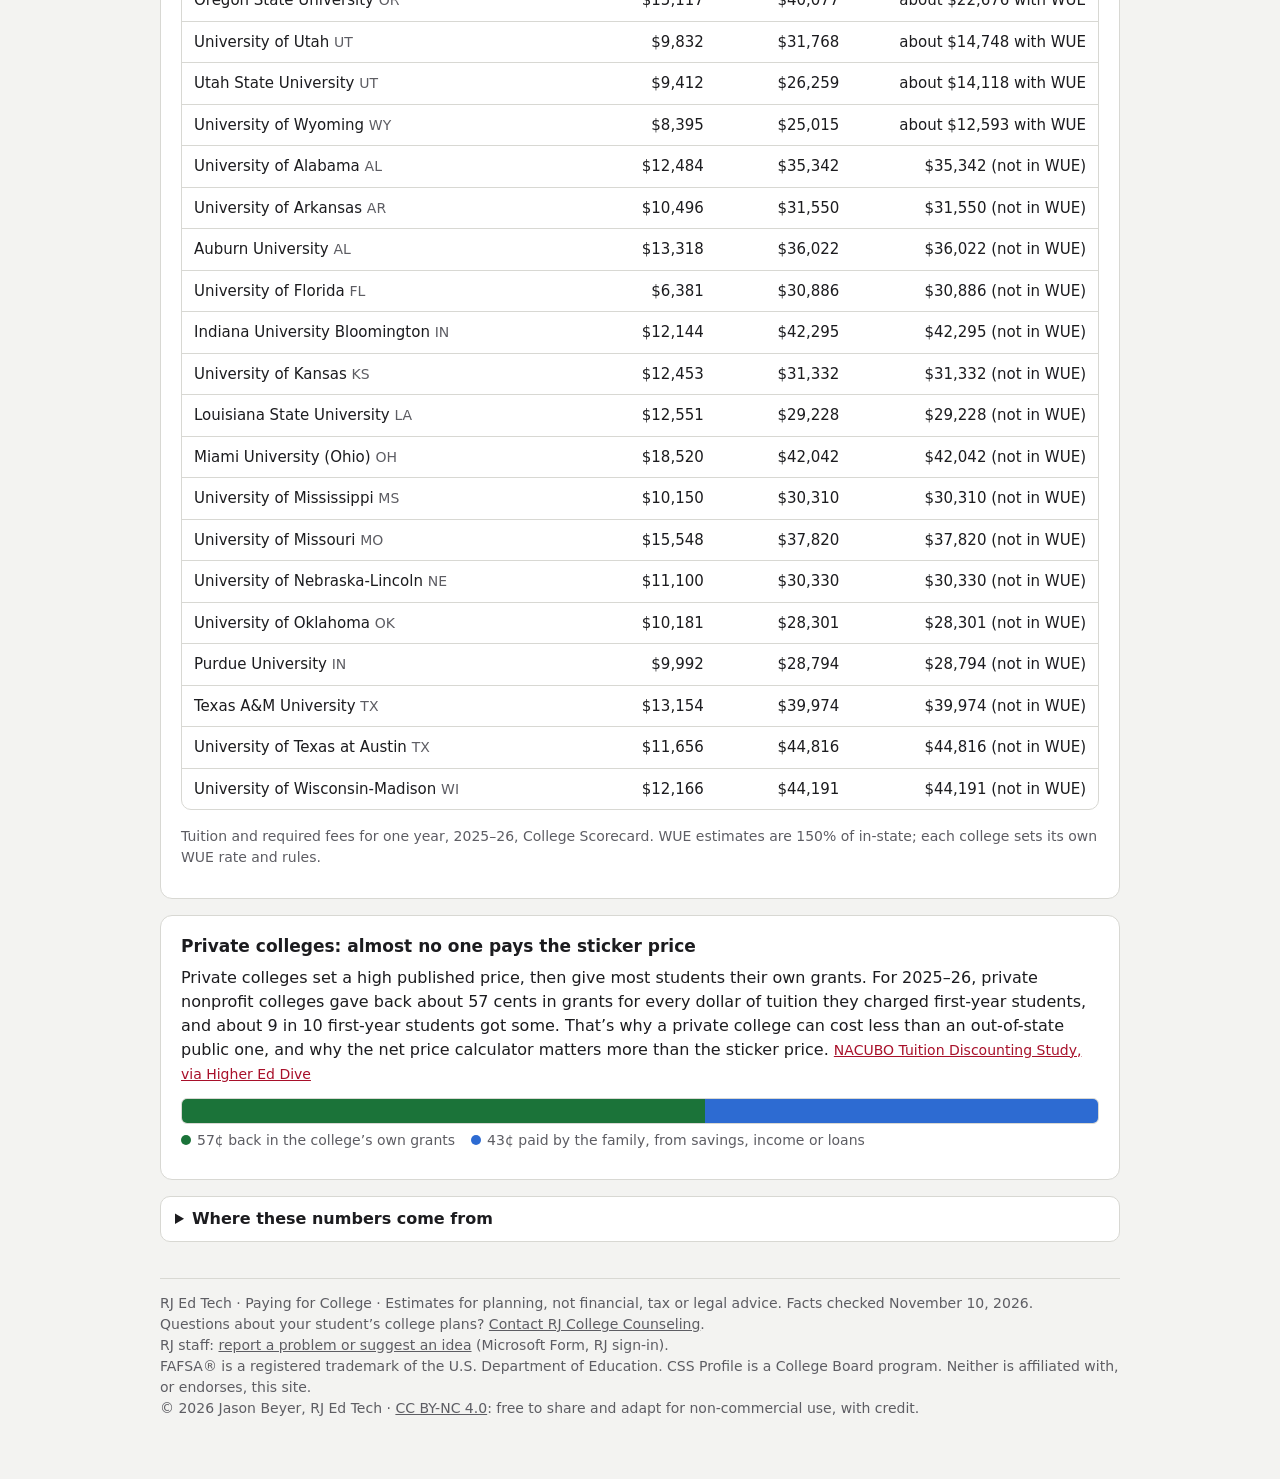
<file: costs.html>
<!DOCTYPE html>
<html lang="en">
<head>
<meta charset="utf-8">
<meta name="viewport" content="width=device-width, initial-scale=1, viewport-fit=cover">
<title>What It Costs · Paying for College</title>
<meta name="description" content="The pieces of a college’s price: tuition, housing and meal plans, books and personal costs; living on or off campus; in-state, out-of-state and the WUE discount.">
<script>try{var t=localStorage.getItem('rj-theme');if(t==='dark'||t==='light')document.documentElement.setAttribute('data-theme',t);}catch(e){}</script>
<link rel="icon" href="favicon.ico" sizes="any">
<link rel="icon" href="favicon.svg" type="image/svg+xml">
<link rel="apple-touch-icon" href="apple-touch-icon.png">
<link rel="stylesheet" href="pfc.css?v=202611102103">
</head>
<body>
<header class="rj-masthead">
  <div class="hl">
    <img class="rj-mark" src="[data-uri]" alt="RJ">
    <div>
      <h1>Paying for College</h1>
      <p class="tagline">For Regis Jesuit families</p>
    </div>
  </div>
  <div class="mh-right"><button type="button" id="theme" class="mh-btn" aria-pressed="false">Dark mode</button></div>
</header>

<main class="wrap">
<p class="crumb no-print"><a href="./">← Paying for College</a></p>
<p class="draft" role="note"><b>Draft for review by RJ College Counseling.</b> Not yet shared with families. Every number links to its source.</p>
<h2>What college costs, piece by piece</h2>
<p class="lede">The price on a college’s website is its cost of attendance: everything one year of college is expected to cost, whether the college bills you for it or not. Pick a college to see the pieces, how much living off campus or at home changes the total, and why the same college can cost one family twice what it costs another.</p>
<p class="privacy"><span aria-hidden="true">🔒</span><span>Nothing you type or choose here is saved or sent anywhere. The math runs on your device.</span></p>

<div class="card" id="pick">
  <h3>1. Pick a college</h3>
  <div class="grid2">
    <div class="field"><label for="c-college">College</label><select id="c-college"></select>
      <span class="hint">Published costs from the federal College Scorecard. Each college’s own website has the newest numbers.</span></div>
    <div class="field" id="c-res-wrap"><label for="c-res">Tuition rate</label><select id="c-res"></select>
      <span class="hint" id="c-res-hint"></span></div>
    <div class="field"><label for="c-live">Where your student lives</label>
      <select id="c-live">
        <option value="on">On campus (dorm and meal plan)</option>
        <option value="off">Off campus (apartment and groceries)</option>
        <option value="home">At home with family</option>
      </select></div>
  </div>
  <div id="c-out" aria-live="polite"></div>
</div>

<h3>2. What each word on the price means</h3>
<div class="terms">
  <div class="term"><h4><i class="dot" style="background:var(--c-ws)"></i>Tuition and fees</h4><p>What the college charges for classes. Required fees (technology, health center, recreation, student activities) are added on, and the Scorecard numbers here include them. <b>Billed by the college.</b></p></div>
  <div class="term"><h4><i class="dot" style="background:var(--c-fam)"></i>Room</h4><p>Housing. On campus, it’s a dorm room, and the price changes with the hall and the number of roommates. Most colleges require first-year students to live on campus. <b>Billed by the college</b> on campus. Off campus, it’s rent you pay a landlord.</p></div>
  <div class="term"><h4><i class="dot" style="background:var(--c-fam)"></i>Board (meal plan)</h4><p>Food. A meal plan is a set number of meals a week (or unlimited “swipes”) plus “dining dollars” for campus cafés. Dorm residents usually must buy one. Ask what happens to unused meals. <b>Billed by the college</b>. Room and board together are the “housing and food” line.</p></div>
  <div class="term"><h4><i class="dot" style="background:var(--c-stu)"></i>Books and supplies</h4><p>Textbooks, course materials, a laptop, lab fees some courses add. <b>Not billed:</b> you buy these yourself, so they don’t appear on the bill but still cost money.</p></div>
  <div class="term"><h4><i class="dot" style="background:var(--c-priv)"></i>Transportation and personal</h4><p>Flights or gas home, a bus pass, a phone, clothes, laundry, toiletries, a little fun. <b>Not billed.</b> Colleges far from home don’t always count enough for travel; check.</p></div>
  <div class="term"><h4>Cost of attendance</h4><p>All of the above together, for about nine months of school. Financial aid can never be more than this number, so it also sets the most a student can receive in aid and loans.</p></div>
  <div class="term"><h4>Billed vs. not billed</h4><p>The bill from the college shows only tuition, fees, and on-campus housing and meals. Books, travel and personal costs, and off-campus rent and groceries, come out of your pocket during the year, so plan for them as well.</p></div>
  <div class="term"><h4>Net price</h4><p>Cost of attendance minus grants and scholarships: what your family pays from savings, income and loans. It’s the number to compare. Each college’s net price calculator estimates yours.</p></div>
</div>

<div class="card" id="plan">
  <h3>3. Living off campus: plan the year</h3>
  <p>Most students move off campus after the first year or two. The college’s financial aid budget assumes about nine months, but most leases run twelve. Plan the real year here.</p>
  <div id="o-rentinfo" class="small"></div>
  <div class="grid2">
    <div class="field"><label for="o-unit">Apartment</label>
      <select id="o-unit">
        <option value="0">Studio, living alone</option>
        <option value="1">1 bedroom, living alone</option>
        <option value="2" selected>2 bedrooms, with 1 roommate</option>
        <option value="3">3 bedrooms, with 2 roommates</option>
      </select></div>
    <div class="field"><label for="o-rent">Rent for the whole apartment, per month</label><div class="money"><input type="text" inputmode="decimal" id="o-rent"></div>
      <span class="hint">Starts at HUD’s fair market rent for the college’s ZIP code. HUD’s figure includes basic utilities. Change it to a real listing.</span></div>
    <div class="field"><label for="o-util">Utilities not in that rent, per month</label><div class="money"><input type="text" inputmode="decimal" id="o-util" value="0"></div>
      <span class="hint">Leave at $0 with HUD’s rent. Add electricity, gas and water if a listing doesn’t include them. Split with roommates.</span></div>
    <div class="field"><label for="o-net">Internet and phone, student’s share</label><div class="money"><input type="text" inputmode="decimal" id="o-net" value="60"></div></div>
    <div class="field"><label for="o-ins">Renter’s insurance, per month</label><div class="money"><input type="text" inputmode="decimal" id="o-ins" value="15"></div>
      <span class="hint">Often required by the lease.</span></div>
    <div class="field"><label for="o-food">Groceries and eating out, per month</label><div class="money"><input type="text" inputmode="decimal" id="o-food" value="450"></div>
      <span class="hint">Check against <a href="https://www.fns.usda.gov/cnpp/usda-food-plans-cost-food-monthly-reports" target="_blank" rel="noopener">USDA’s monthly food cost plans</a>.</span></div>
    <div class="field"><label for="o-trans">Getting around, per month</label><div class="money"><input type="text" inputmode="decimal" id="o-trans" value="100"></div>
      <span class="hint">Bus pass, gas, parking. Many colleges include a transit pass in fees.</span></div>
    <div class="field"><label for="o-months">Months on the lease</label>
      <select id="o-months"><option value="12" selected>12 months (most leases)</option><option value="10">10 months</option><option value="9">9 months (school year only)</option></select></div>
    <div class="field"><label for="o-furn">One-time move-in costs</label><div class="money"><input type="text" inputmode="decimal" id="o-furn" value="800"></div>
      <span class="hint">Furniture, kitchen basics, first trip to the store. A security deposit (about one month’s rent share) is added below.</span></div>
  </div>
  <div id="o-out" aria-live="polite"></div>
  <p class="small">Other ZIP code, or a city after college? Look up HUD’s fair market rent for any ZIP: <a href="https://www.huduser.gov/datasets/fmr/fmr2027/safmr" target="_blank" rel="noopener">HUD Small Area Fair Market Rents, FY2027 ↗</a></p>
</div>

<h3>4. Why the same college costs some families more</h3>
<div class="card">
  <h4>In-state, out-of-state, and the Western discount</h4>
  <p>States pay part of the cost of educating their own residents at their public colleges, so residents pay in-state tuition and everyone else pays out-of-state tuition, often two to four times as much. Housing, food and books cost the same either way. The difference is all in the tuition line.</p>
  <p><b>Colorado’s cap.</b> Each year, the state budget (the “Long Bill”) limits how much Colorado’s public colleges can raise tuition for <i>resident</i> undergraduates. For 2026–27 the cap is 3.5% (5% at community colleges), and the same budget added no new state financial aid. CU Boulder raised tuition 3% for new students and holds that rate for four years. Out-of-state tuition has no cap. <span class="src"><a href="https://www.cu.edu/doc/2026-04-16-fy2026-27-budget-and-fee-proposals-aprilpdf" target="_blank" rel="noopener">CU Board of Regents, April 16, 2026</a>, <a href="https://www.colorado.edu/today/node/56487/" target="_blank" rel="noopener">CU Boulder Today</a></span></p>
  <p><b>WUE.</b> Through the Western Undergraduate Exchange, Colorado students can pay at most 150% of in-state tuition at participating public colleges in other western states. In 2025–26 the average WUE student saved $13,060. Each college sets its own WUE rules (GPA, majors, deadlines, number of seats), so check the college’s WUE page. Colorado students also pay in-state tuition at South Dakota’s public universities. <span class="src"><a href="https://www.wiche.edu/tuition-savings/wue/wue-list-of-schools/" target="_blank" rel="noopener">WICHE list of WUE schools</a>, <a href="https://www.wiche.edu/resources/student-access-programs-by-the-numbers-ay-2025-26/" target="_blank" rel="noopener">WICHE, 2025–26 by the numbers</a>, <a href="https://www.wiche.edu/wp-content/uploads/2026/05/Colorado-Factsheet-2026.pdf" target="_blank" rel="noopener">WICHE Colorado fact sheet</a></span></p>
  <div id="res-table"></div>
</div>
<div class="card">
  <h4>Private colleges: almost no one pays the sticker price</h4>
  <p>Private colleges set a high published price, then give most students their own grants. For 2025–26, private nonprofit colleges gave back about 57 cents in grants for every dollar of tuition they charged first-year students, and about 9 in 10 first-year students got some. That’s why a private college can cost less than an out-of-state public one, and why the net price calculator matters more than the sticker price. <span class="src"><a href="https://www.highereddive.com/news/tuition-discount-rate-reaches-57-for-private-nonprofits-nacubo-says/821554/" target="_blank" rel="noopener">NACUBO Tuition Discounting Study, via Higher Ed Dive</a></span></p>
  <div id="disc"></div>
</div>

<details class="more"><summary>Where these numbers come from</summary>
<ul class="small">
<li><b>College costs:</b> U.S. Department of Education, <a href="https://collegescorecard.ed.gov/" target="_blank" rel="noopener">College Scorecard</a>, latest year (2025–26 costs), pulled November 10, 2026: tuition and required fees (in-state and out-of-state), on-campus room and board, the college’s off-campus housing and food estimate, books and supplies, and other costs on campus, off campus and living with family.</li>
<li><b>Rents:</b> HUD <a href="https://www.huduser.gov/portal/datasets/fmr/smallarea/index.html" target="_blank" rel="noopener">Small Area Fair Market Rents</a>, FY2027 (effective October 1, 2026), for the college’s ZIP code, or the nearest city ZIP code when HUD lists none for a campus ZIP. A fair market rent is HUD’s estimate of a typical, modest rental, including basic utilities.</li>
<li><b>WUE estimate:</b> 150% of the college’s in-state tuition and fees, or its out-of-state rate if lower. The college’s own WUE rate may differ.</li>
<li><b>Planner defaults</b> (internet, insurance, food, transportation, move-in) are starting guesses, not data. Change them.</li>
</ul></details>
<p class="foot">RJ Ed Tech · Paying for College · Estimates for planning, not financial, tax or legal advice. Facts checked November 10, 2026.<br>
Questions about your student’s college plans? <a href="https://regisjesuit.com/student-experience/college-counseling" target="_blank" rel="noopener">Contact RJ College Counseling</a>.<br>
RJ staff: <a href="https://forms.cloud.microsoft/Pages/ResponsePage.aspx?id=4SwuQZc-CEClZjjFdYLisQzihhIB-7hPp9L3AOSeJONUOVJaVTVMOE9YMFNSVVM3TUNOOFVQR1pYTi4u&amp;rc59cb41123d3497584d2ca10cb9e1c54=%22Paying%20for%20College%22" target="_blank" rel="noopener">report a problem or suggest an idea</a> (Microsoft Form, RJ sign-in).<br>
FAFSA® is a registered trademark of the U.S. Department of Education. CSS Profile is a College Board program. Neither is affiliated with, or endorses, this site.<br>
© 2026 Jason Beyer, RJ Ed Tech · <a href="https://creativecommons.org/licenses/by-nc/4.0/" target="_blank" rel="license noopener">CC BY-NC 4.0</a>: free to share and adapt for non-commercial use, with credit.</p>
</main>

<script src="pfc.js?v=202611102103"></script>
<script src="colleges.js?v=202611102103"></script>
<script src="costs.js?v=202611102103"></script>
<!-- Anonymous page-view count (GoatCounter, rjedtech.goatcounter.com): no cookies, no personal data, nothing typed into the tools.
     Only the page path is sent; anything after ? in the address (such as a net price passed between tools) is never sent.
     A visit through the school's Securly filter (?scrlybrkr in the address) adds ?sd = school device; nothing else about the visitor is sent. -->
<script>
window.goatcounter={no_onload:true};
(function(){var last=null,tries=0;
function route(){var h=(location.hash||'').slice(1).split(/[=@?&]/)[0].replace(/[^A-Za-z0-9_-]/g,'').slice(0,40);return location.pathname.replace(/index\.html$/,'')+(h?'#'+h:'')+(/scrlybrkr/.test(location.search)?'?sd':'');}
function go(){var p=route();if(p===last)return;var g=window.goatcounter;if(!g||typeof g.count!=='function'){if(tries++<40)setTimeout(go,250);return;}last=p;try{g.count({path:p});}catch(e){}}
window.addEventListener('hashchange',go);if(document.readyState==='complete')go();else window.addEventListener('load',go);})();
</script>
<script data-goatcounter="https://rjedtech.goatcounter.com/count" async src="//gc.zgo.at/count.js"></script>
</body>
</html>
</file>
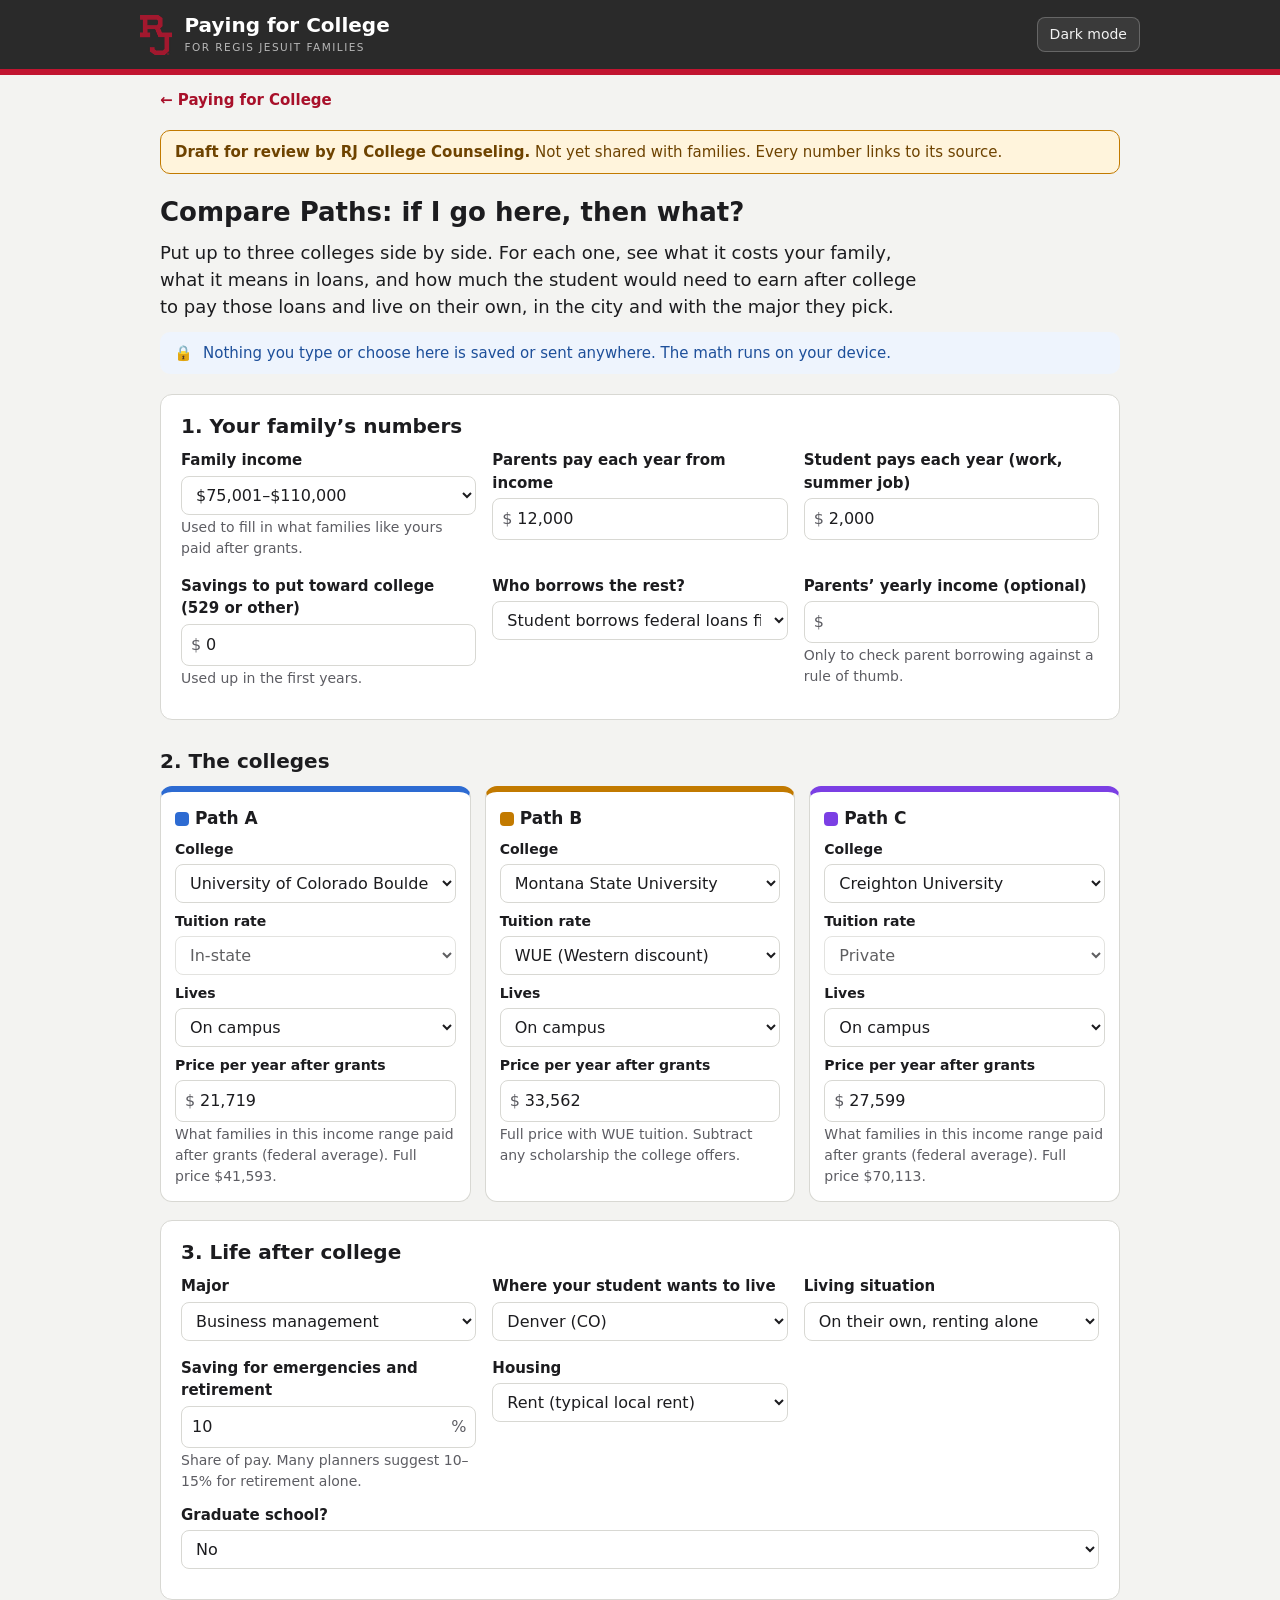
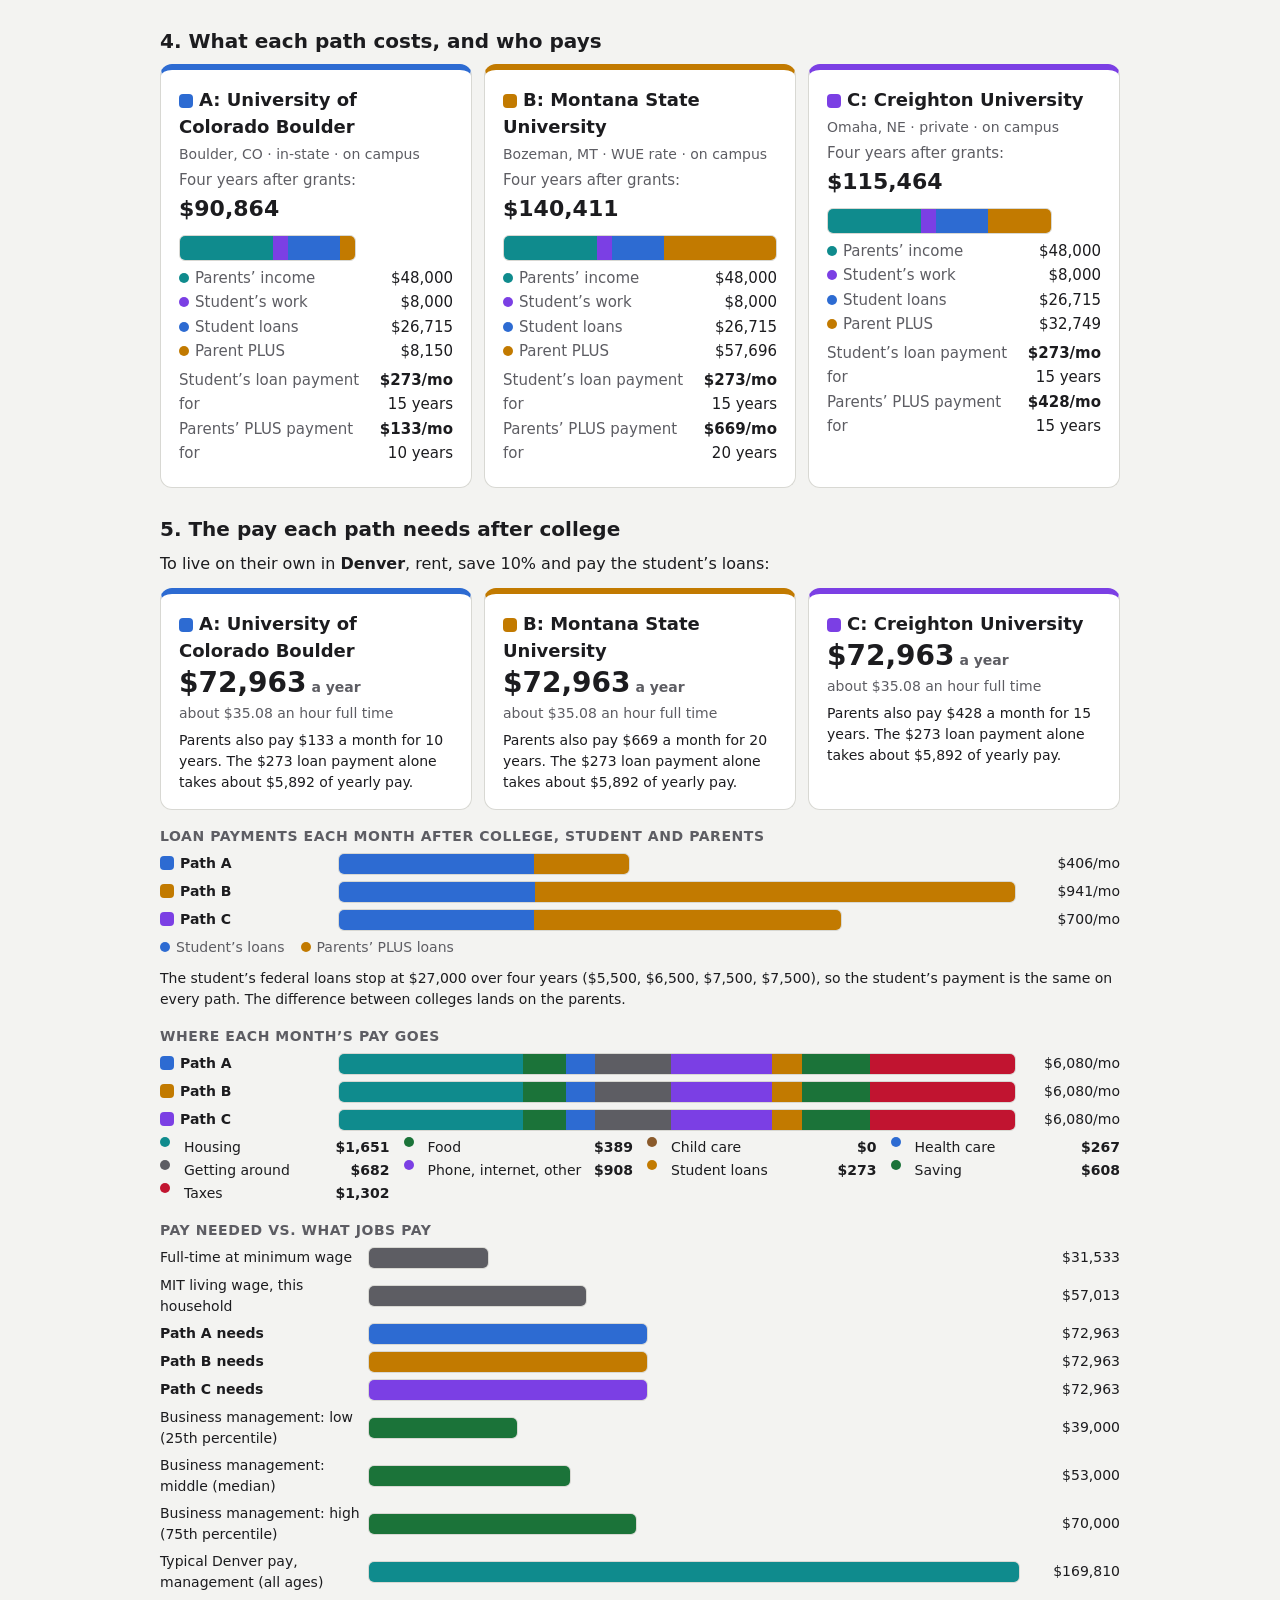
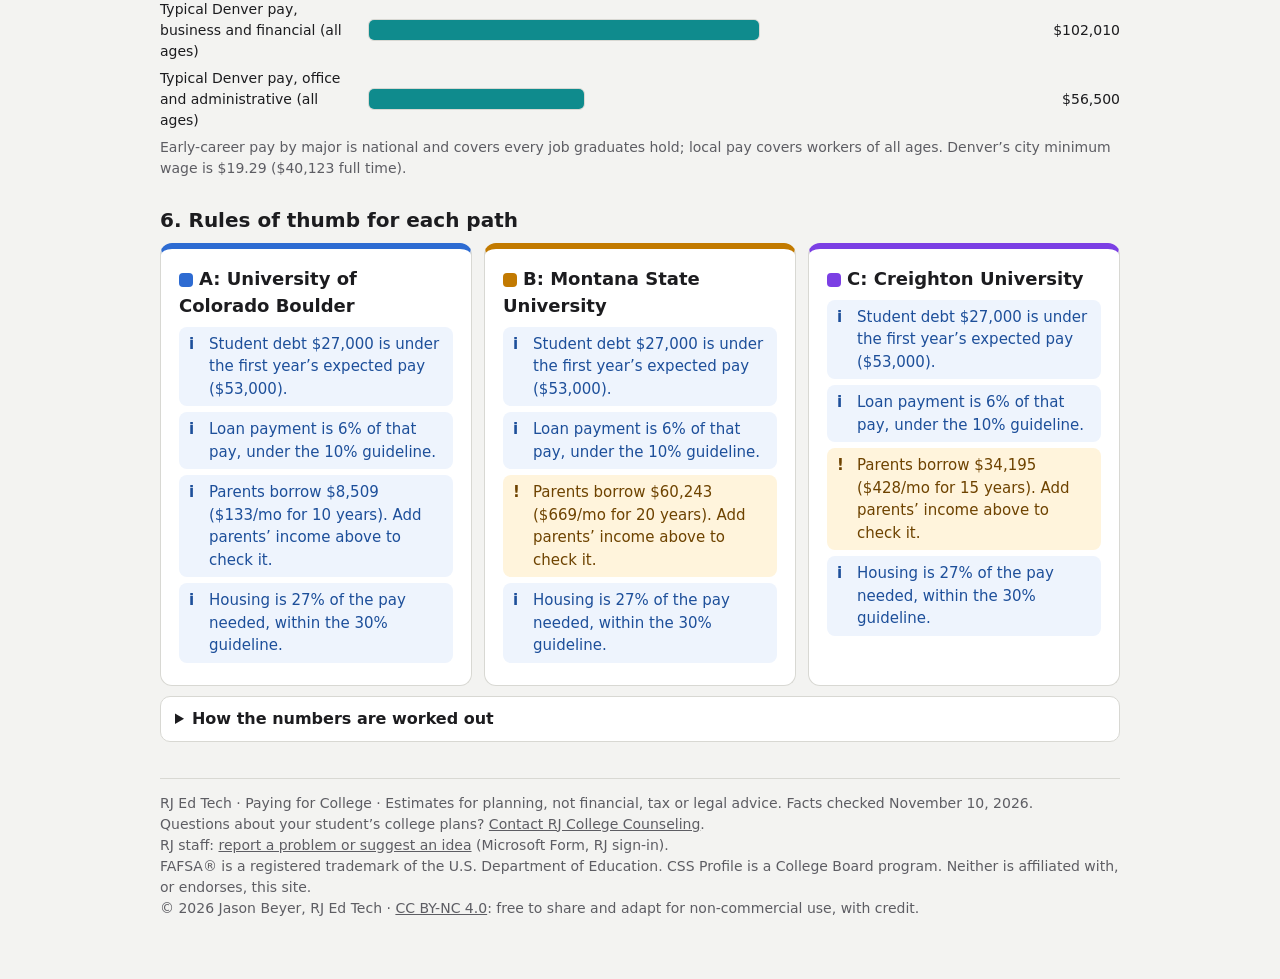
<file: paths.html>
<!DOCTYPE html>
<html lang="en">
<head>
<meta charset="utf-8">
<meta name="viewport" content="width=device-width, initial-scale=1, viewport-fit=cover">
<title>Compare Paths · Paying for College</title>
<meta name="description" content="If I go here, then what? Compare up to three colleges: what each costs, what it means in loans, and the salary each path needs after college, by major and city.">
<script>try{var t=localStorage.getItem('rj-theme');if(t==='dark'||t==='light')document.documentElement.setAttribute('data-theme',t);}catch(e){}</script>
<link rel="icon" href="favicon.ico" sizes="any">
<link rel="icon" href="favicon.svg" type="image/svg+xml">
<link rel="apple-touch-icon" href="apple-touch-icon.png">
<link rel="stylesheet" href="pfc.css?v=202611102103">
</head>
<body>
<header class="rj-masthead">
  <div class="hl">
    <img class="rj-mark" src="[data-uri]" alt="RJ">
    <div>
      <h1>Paying for College</h1>
      <p class="tagline">For Regis Jesuit families</p>
    </div>
  </div>
  <div class="mh-right"><button type="button" id="theme" class="mh-btn" aria-pressed="false">Dark mode</button></div>
</header>

<main class="wrap">
<p class="crumb no-print"><a href="./">← Paying for College</a></p>
<p class="draft" role="note"><b>Draft for review by RJ College Counseling.</b> Not yet shared with families. Every number links to its source.</p>
<h2>Compare Paths: if I go here, then what?</h2>
<p class="lede">Put up to three colleges side by side. For each one, see what it costs your family, what it means in loans, and how much the student would need to earn after college to pay those loans and live on their own, in the city and with the major they pick.</p>
<p class="privacy"><span aria-hidden="true">🔒</span><span>Nothing you type or choose here is saved or sent anywhere. The math runs on your device.</span></p>

<div class="card">
  <h3>1. Your family’s numbers</h3>
  <div class="grid2">
    <div class="field"><label for="income">Family income</label><select id="income"></select>
      <span class="hint">Used to fill in what families like yours paid after grants.</span></div>
    <div class="field"><label for="family">Parents pay each year from income</label><div class="money"><input type="text" inputmode="decimal" id="family" value="12,000"></div></div>
    <div class="field"><label for="studentpay">Student pays each year (work, summer job)</label><div class="money"><input type="text" inputmode="decimal" id="studentpay" value="2,000"></div></div>
    <div class="field"><label for="down">Savings to put toward college (529 or other)</label><div class="money"><input type="text" inputmode="decimal" id="down" value="0"></div>
      <span class="hint">Used up in the first years.</span></div>
    <div class="field"><label for="who">Who borrows the rest?</label>
      <select id="who">
        <option value="a">Student borrows federal loans first, parents borrow the rest</option>
        <option value="b">Parents borrow all of it (Parent PLUS)</option>
        <option value="c">Student’s federal loans only (no parent loans)</option>
      </select></div>
    <div class="field"><label for="parentinc">Parents’ yearly income (optional)</label><div class="money"><input type="text" inputmode="decimal" id="parentinc" value=""></div>
      <span class="hint">Only to check parent borrowing against a rule of thumb.</span></div>
  </div>
</div>

<h3>2. The colleges</h3>
<div class="paths" id="paths"></div>

<div class="card">
  <h3>3. Life after college</h3>
  <div class="grid2">
    <div class="field"><label for="major">Major</label><select id="major"></select></div>
    <div class="field"><label for="metro">Where your student wants to live</label><select id="metro"></select></div>
    <div class="field"><label for="stage">Living situation</label>
      <select id="stage">
        <option value="alone">On their own, renting alone</option>
        <option value="room">Sharing a 2-bedroom with a roommate</option>
        <option value="couple">Married or partnered, both working</option>
        <option value="kid1">… with 1 child</option>
        <option value="kid2">… with 2 children</option>
      </select></div>
    <div class="field"><label for="save">Saving for emergencies and retirement</label><div class="pct"><input type="text" inputmode="decimal" id="save" value="10"></div>
      <span class="hint">Share of pay. Many planners suggest 10–15% for retirement alone.</span></div>
    <div class="field"><label for="home">Housing</label>
      <select id="home"><option value="rent">Rent (typical local rent)</option><option value="buy">Buy a home</option></select></div>
  </div>
  <div class="grid2" id="buy" hidden>
    <div class="field"><label for="price">Home price</label><div class="money"><input type="text" inputmode="decimal" id="price" value="432,900"></div>
      <span class="hint">U.S. median for an existing single-family home, third quarter of 2026 (NAR). Local prices vary a lot.</span></div>
    <div class="field"><label for="dp">Down payment</label><div class="pct"><input type="text" inputmode="decimal" id="dp" value="10"></div>
      <span class="hint">First-time buyers’ median down payment was 10% (NAR 2025).</span></div>
    <div class="field"><label for="mrate">30-year mortgage rate</label><div class="pct"><input type="text" inputmode="decimal" id="mrate" value="7.18"></div>
      <span class="hint">Freddie Mac average, November 5, 2026.</span></div>
    <div class="field"><label for="tins">Property tax, insurance and mortgage insurance, per year</label><div class="pct"><input type="text" inputmode="decimal" id="tins" value="1.5"></div>
      <span class="hint">Share of the price. A starting guess; ask a lender for your area.</span></div>
    <div class="field"><label for="hutil">Utilities and upkeep, per month</label><div class="money"><input type="text" inputmode="decimal" id="hutil" value="350"></div>
      <span class="hint">Rent figures include utilities; a home’s don’t.</span></div>
  </div>
  <div class="grid2">
    <div class="field"><label for="grad">Graduate school?</label>
      <select id="grad"><option value="none">No</option><option value="ma">Master’s degree</option><option value="prof">Professional degree (law, medicine, pharmacy …)</option></select></div>
  </div>
  <div class="grid2" id="gradbox" hidden>
    <div class="field"><label for="gyears">Years of graduate school</label><select id="gyears"><option>1</option><option selected>2</option><option>3</option><option>4</option></select></div>
    <div class="field"><label for="gcost">Cost per year after grants (tuition and living)</label><div class="money"><input type="text" inputmode="decimal" id="gcost" value="40,000"></div></div>
    <div class="field"><label for="ghelp">Paid each year without loans</label><div class="money"><input type="text" inputmode="decimal" id="ghelp" value="0"></div>
      <span class="hint">Family help, an assistantship, an employer.</span></div>
    <div class="field"><label for="gpay">Expected pay after the degree</label><div class="money"><input type="text" inputmode="decimal" id="gpay" value=""></div>
      <span class="hint">Leave blank to use the major’s middle pay.</span></div>
  </div>
</div>

<div id="out" aria-live="polite"></div>

<details class="more"><summary>How the numbers are worked out</summary>
<div class="small">
<p><b>College costs and loans.</b> Each college starts from its published cost for 2025–26 (College Scorecard). For private colleges and Colorado public colleges, the price after grants is what families in your income range paid on average; out-of-state publics have no such average for Colorado families, so their full price is shown (type in any scholarship by changing the number). The price rises 3% a year. Loans follow the same model as <a href="who-borrows.html">Who Borrows?</a>: 2026–27 federal rates and fees, the new Parent PLUS limits, interest during school, and the Tiered Standard plan (10 to 25 years by balance).</p>
<p><b>Living costs.</b> MIT Living Wage Calculator (updated February 15, 2026) for the metro area and household: food, child care, health care (insurance premiums and care), housing (HUD fair market rent with basic utilities), transportation (a car), civic, internet and phone, and other necessities. These are basic needs only: no eating out, vacations or savings. Sharing a 2-bedroom is half of MIT’s 2-bedroom rent. Buying a home replaces rent with a 30-year mortgage, taxes and insurance, and utilities.</p>
<p><b>Pay needed.</b> The yearly pay at which take-home pay covers the living costs, the student’s loan payment and the savings you chose, after 2026 federal income tax (single, or married filing jointly with the $2,200 child tax credit per child), Social Security and Medicare, and the metro’s state income tax (Colorado 4.4% plus 0.44% FAMLI, Arizona 2.5%, Illinois 4.95%, Utah 4.45%, none in Texas, Tennessee and Washington). For couples, pay is split evenly between two workers. Parent PLUS payments are the parents’, so they are not in the student’s budget.</p>
<p><b>What jobs pay.</b> Early-career pay by major: Georgetown University Center on Education and the Workforce, <a href="https://cew.georgetown.edu/major-payoff" target="_blank" rel="noopener">The Major Payoff</a> (2025), full-time workers ages 22 to 26 with only a bachelor’s degree, national, in 2024 dollars (a quarter earn less than the low number and a quarter more than the high one). Local pay by kind of work: typical salaries for all experience levels in the metro (MIT, from the Bureau of Labor Statistics). Minimum wage: the state’s rate in MIT’s data, full time for a year (2,080 hours); Denver’s city minimum is higher, $19.29.</p>
<p><b>Rules of thumb.</b> Total student debt below the first year’s pay, and a loan payment under 10% of pay (Mark Kantrowitz and other aid experts, via <a href="https://www.cnbc.com/2023/03/24/follow-this-rule-of-thumb-to-avoid-taking-on-too-much-student-debt.html" target="_blank" rel="noopener">CNBC</a>); parents’ total college debt for all children below one year’s income, and less near retirement; housing at or under 30% of income (HUD). Guidelines, not rules.</p>
<p><b>This is a planning estimate, not financial advice.</b> Real pay, rents, rates and taxes will differ.</p>
</div></details>
<p class="foot">RJ Ed Tech · Paying for College · Estimates for planning, not financial, tax or legal advice. Facts checked November 10, 2026.<br>
Questions about your student’s college plans? <a href="https://regisjesuit.com/student-experience/college-counseling" target="_blank" rel="noopener">Contact RJ College Counseling</a>.<br>
RJ staff: <a href="https://forms.cloud.microsoft/Pages/ResponsePage.aspx?id=4SwuQZc-CEClZjjFdYLisQzihhIB-7hPp9L3AOSeJONUOVJaVTVMOE9YMFNSVVM3TUNOOFVQR1pYTi4u&amp;rc59cb41123d3497584d2ca10cb9e1c54=%22Paying%20for%20College%22" target="_blank" rel="noopener">report a problem or suggest an idea</a> (Microsoft Form, RJ sign-in).<br>
FAFSA® is a registered trademark of the U.S. Department of Education. CSS Profile is a College Board program. Neither is affiliated with, or endorses, this site.<br>
© 2026 Jason Beyer, RJ Ed Tech · <a href="https://creativecommons.org/licenses/by-nc/4.0/" target="_blank" rel="license noopener">CC BY-NC 4.0</a>: free to share and adapt for non-commercial use, with credit.</p>
</main>

<script src="pfc.js?v=202611102103"></script>
<script src="colleges.js?v=202611102103"></script>
<script src="loans.js?v=202611102103"></script>
<script src="life-data.js?v=202611102103"></script>
<script src="paths.js?v=202611102103"></script>
<!-- Anonymous page-view count (GoatCounter, rjedtech.goatcounter.com): no cookies, no personal data, nothing typed into the tools.
     Only the page path is sent; anything after ? in the address (such as a net price passed between tools) is never sent.
     A visit through the school's Securly filter (?scrlybrkr in the address) adds ?sd = school device; nothing else about the visitor is sent. -->
<script>
window.goatcounter={no_onload:true};
(function(){var last=null,tries=0;
function route(){var h=(location.hash||'').slice(1).split(/[=@?&]/)[0].replace(/[^A-Za-z0-9_-]/g,'').slice(0,40);return location.pathname.replace(/index\.html$/,'')+(h?'#'+h:'')+(/scrlybrkr/.test(location.search)?'?sd':'');}
function go(){var p=route();if(p===last)return;var g=window.goatcounter;if(!g||typeof g.count!=='function'){if(tries++<40)setTimeout(go,250);return;}last=p;try{g.count({path:p});}catch(e){}}
window.addEventListener('hashchange',go);if(document.readyState==='complete')go();else window.addEventListener('load',go);})();
</script>
<script data-goatcounter="https://rjedtech.goatcounter.com/count" async src="//gc.zgo.at/count.js"></script>
</body>
</html>
</file>
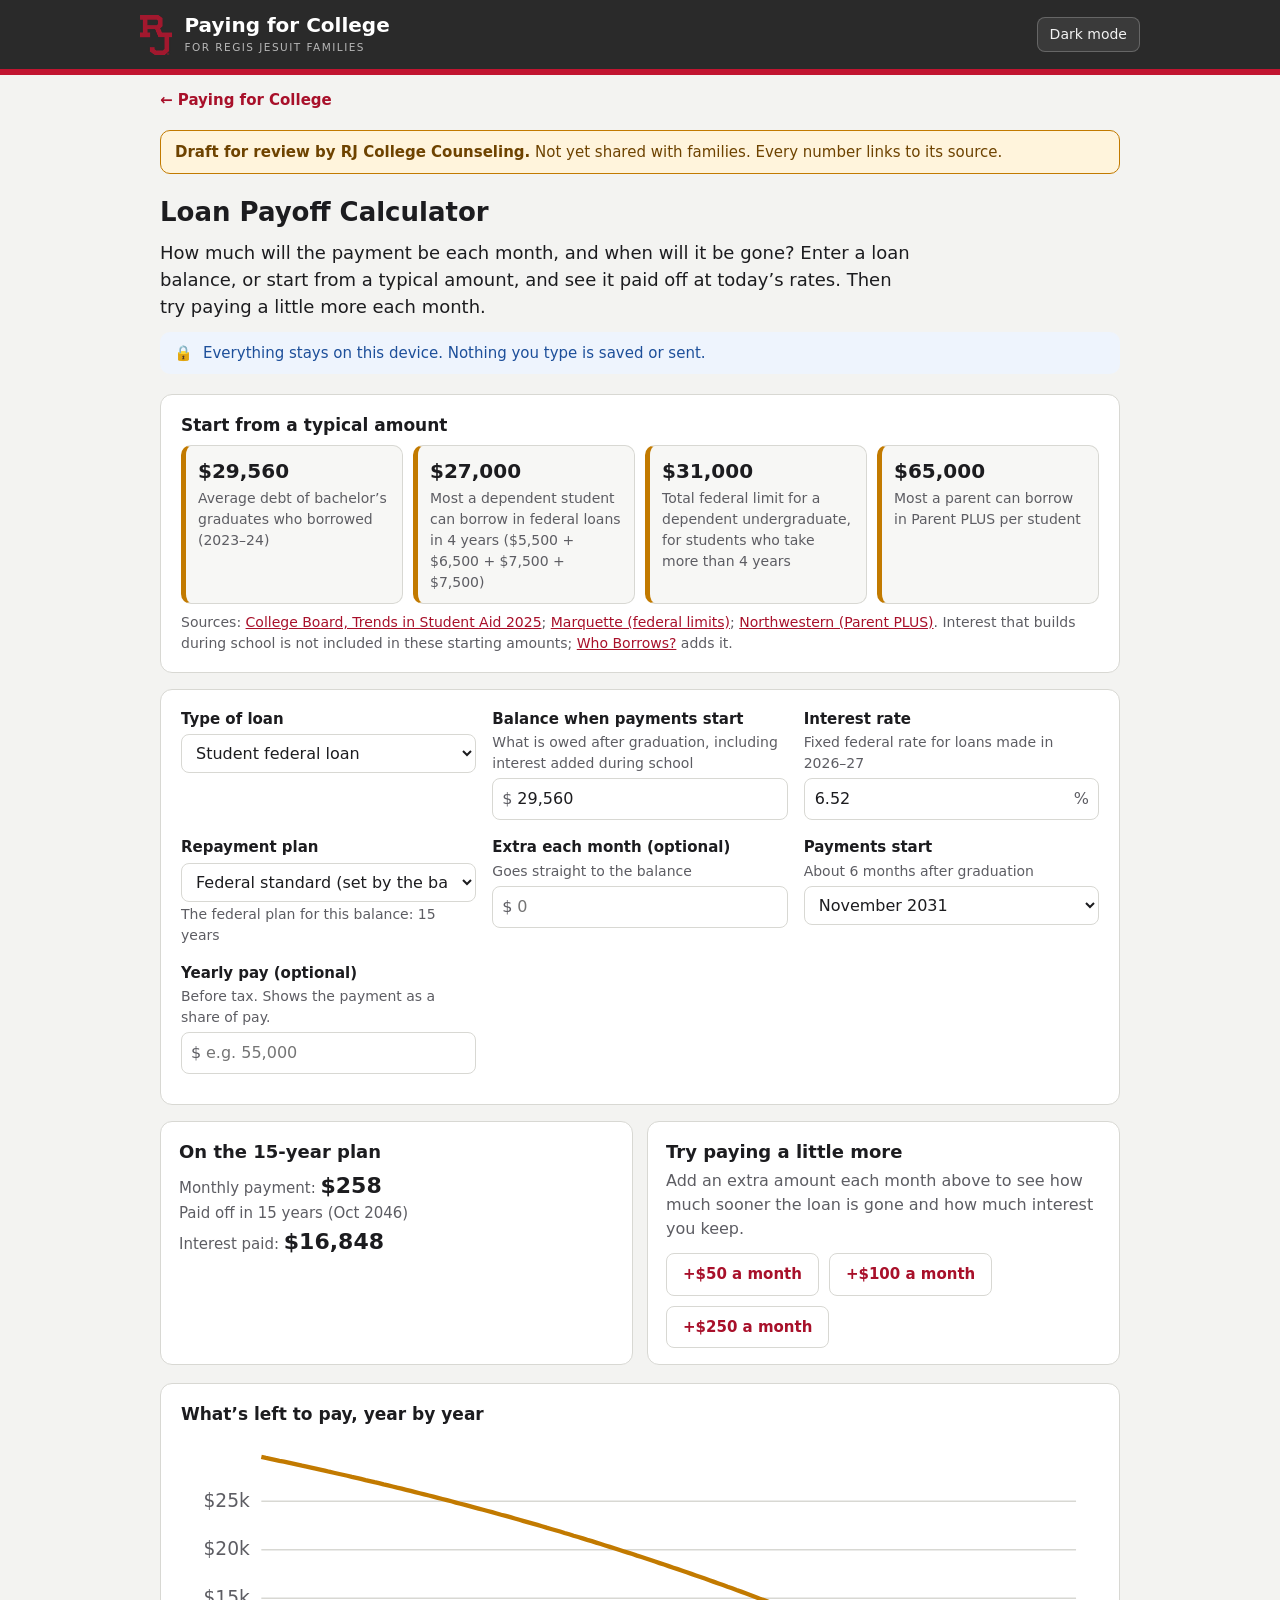
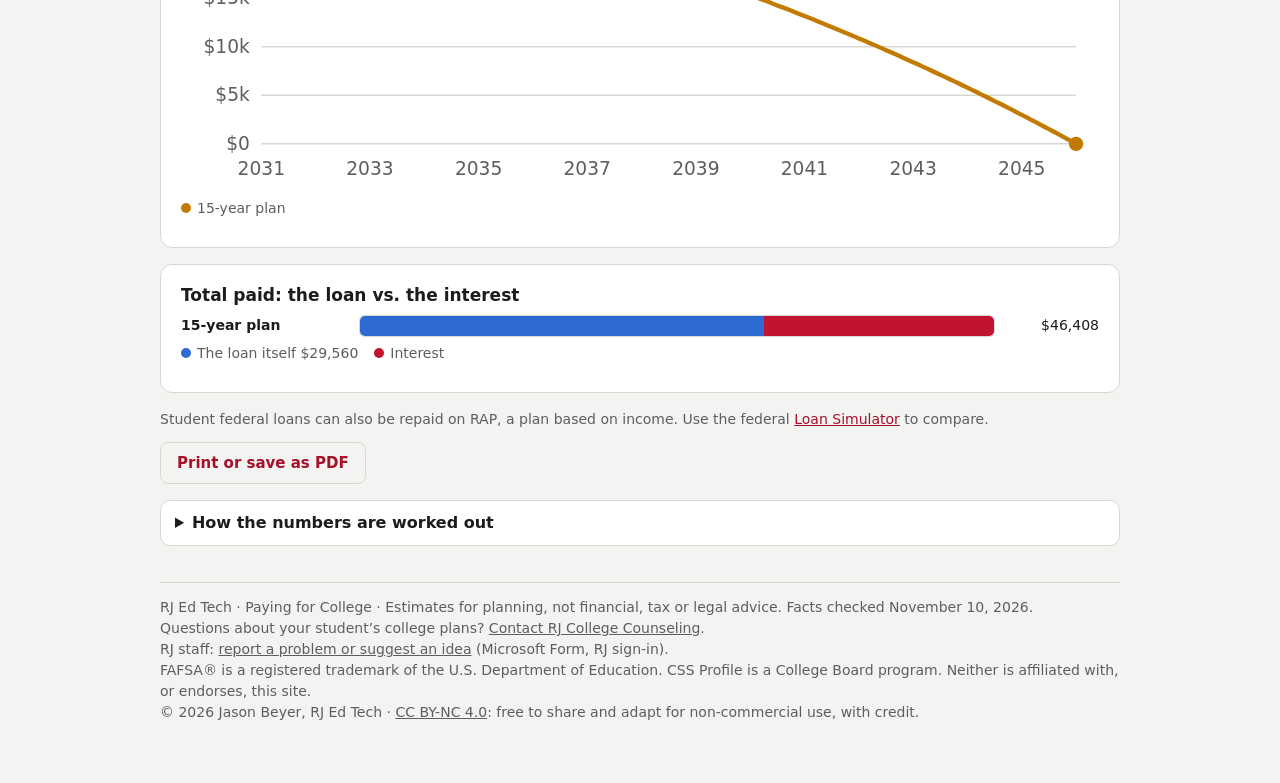
<file: payoff.html>
<!DOCTYPE html>
<html lang="en">
<head>
<meta charset="utf-8">
<meta name="viewport" content="width=device-width, initial-scale=1, viewport-fit=cover">
<title>Loan Payoff Calculator · Paying for College</title>
<meta name="description" content="Monthly payment, payoff date and interest for a student or Parent PLUS loan at today’s rates, with and without extra payments.">
<script>try{var t=localStorage.getItem('rj-theme');if(t==='dark'||t==='light')document.documentElement.setAttribute('data-theme',t);}catch(e){}</script>
<link rel="icon" href="favicon.ico" sizes="any">
<link rel="icon" href="favicon.svg" type="image/svg+xml">
<link rel="apple-touch-icon" href="apple-touch-icon.png">
<link rel="stylesheet" href="pfc.css?v=202611102103">
</head>
<body>
<header class="rj-masthead">
  <div class="hl">
    <img class="rj-mark" src="[data-uri]" alt="RJ">
    <div>
      <h1>Paying for College</h1>
      <p class="tagline">For Regis Jesuit families</p>
    </div>
  </div>
  <div class="mh-right"><button type="button" id="theme" class="mh-btn" aria-pressed="false">Dark mode</button></div>
</header>

<main class="wrap">
<p class="crumb no-print"><a href="./">← Paying for College</a></p>
<p class="draft" role="note"><b>Draft for review by RJ College Counseling.</b> Not yet shared with families. Every number links to its source.</p>
<h2>Loan Payoff Calculator</h2>
<p class="lede">How much will the payment be each month, and when will it be gone? Enter a loan balance, or start from a typical amount, and see it paid off at today’s rates. Then try paying a little more each month.</p>
<p class="privacy"><span aria-hidden="true">🔒</span><span>Everything stays on this device. Nothing you type is saved or sent.</span></p>
<p class="small muted" id="from" hidden></p>

<div class="card">
  <h4 style="margin-top:0">Start from a typical amount</h4>
  <div class="starts">
    <button type="button" class="start" data-start="29560" data-type="s"><b>$29,560</b><span>Average debt of bachelor’s graduates who borrowed (2023–24)</span></button>
    <button type="button" class="start" data-start="27000" data-type="s"><b>$27,000</b><span>Most a dependent student can borrow in federal loans in 4 years ($5,500 + $6,500 + $7,500 + $7,500)</span></button>
    <button type="button" class="start" data-start="31000" data-type="s"><b>$31,000</b><span>Total federal limit for a dependent undergraduate, for students who take more than 4 years</span></button>
    <button type="button" class="start" data-start="65000" data-type="p"><b>$65,000</b><span>Most a parent can borrow in Parent PLUS per student</span></button>
  </div>
  <p class="src" style="margin:8px 0 0">Sources: <a href="https://research.collegeboard.org/trends/student-aid" target="_blank" rel="noopener">College Board, Trends in Student Aid 2025</a>; <a href="https://www2.mu.edu/central/financial-aid/loans/undergraduate-unsubsidized.php" target="_blank" rel="noopener">Marquette (federal limits)</a>; <a href="https://undergradaid.northwestern.edu/types-of-aid/loans/plus-loan.html" target="_blank" rel="noopener">Northwestern (Parent PLUS)</a>. Interest that builds during school is not included in these starting amounts; <a href="who-borrows.html">Who Borrows?</a> adds it.</p>
</div>

<div class="card" id="form">
  <div class="grid2">
    <div class="field"><label for="type">Type of loan</label><select id="type"><option value="s">Student federal loan</option><option value="p">Parent PLUS</option><option value="x">Private loan</option></select></div>
    <div class="field"><label for="bal">Balance when payments start<span class="hint">What is owed after graduation, including interest added during school</span></label><div class="money"><input type="text" inputmode="decimal" id="bal" value="29,560"></div></div>
    <div class="field" id="ratewrap"><label for="rate">Interest rate<span class="hint">Fixed federal rate</span></label><div class="pct"><input type="text" inputmode="decimal" id="rate"></div></div>
    <div class="field"><label for="term">Repayment plan</label><select id="term"><option value="auto">Federal standard (set by the balance)</option><option value="10">10 years</option><option value="15">15 years</option><option value="20">20 years</option><option value="25">25 years</option></select><span class="hint" id="autonote"></span></div>
    <div class="field"><label for="extra">Extra each month (optional)<span class="hint">Goes straight to the balance</span></label><div class="money"><input type="text" inputmode="decimal" id="extra" value="" placeholder="0"></div></div>
    <div class="field"><label for="starty">Payments start<span class="hint">About 6 months after graduation</span></label><select id="starty"></select></div>
    <div class="field"><label for="pay">Yearly pay (optional)<span class="hint">Before tax. Shows the payment as a share of pay.</span></label><div class="money"><input type="text" inputmode="decimal" id="pay" value="" placeholder="e.g. 55,000"></div></div>
  </div>
</div>

<div id="out" aria-live="polite"></div>
<div class="btns no-print"><button type="button" class="btn ghost" id="print">Print or save as PDF</button></div>

<details class="more">
  <summary>How the numbers are worked out</summary>
  <ul class="qs">
    <li>The monthly payment is the same every month and pays the loan off over the plan’s years. Federal loans made on or after July 1, 2026 use the Tiered Standard plan: 10 years under $25,000, 15 years up to $50,000, 20 years up to $100,000, and 25 years above that. <span class="src"><a href="https://www.elfi.com/understanding-parent-plus-loan-changes-in-2026/" target="_blank" rel="noopener">ELFI</a></span></li>
    <li>Interest is figured each month on what is still owed. An extra payment lowers the balance right away, so less interest builds after it.</li>
    <li>Rates shown are for federal loans made in 2026–27 (student 6.52%, Parent PLUS 9.07%). Each year’s loans get that year’s rate.</li>
    <li>The 10%-of-pay line is a common guideline, not a rule.</li>
    <li>These are planning estimates. The loan servicer has the official numbers.</li>
  </ul>
</details>
<p class="foot">RJ Ed Tech · Paying for College · Estimates for planning, not financial, tax or legal advice. Facts checked November 10, 2026.<br>
Questions about your student’s college plans? <a href="https://regisjesuit.com/student-experience/college-counseling" target="_blank" rel="noopener">Contact RJ College Counseling</a>.<br>
RJ staff: <a href="https://forms.cloud.microsoft/Pages/ResponsePage.aspx?id=4SwuQZc-CEClZjjFdYLisQzihhIB-7hPp9L3AOSeJONUOVJaVTVMOE9YMFNSVVM3TUNOOFVQR1pYTi4u&amp;rc59cb41123d3497584d2ca10cb9e1c54=%22Paying%20for%20College%22" target="_blank" rel="noopener">report a problem or suggest an idea</a> (Microsoft Form, RJ sign-in).<br>
FAFSA® is a registered trademark of the U.S. Department of Education. CSS Profile is a College Board program. Neither is affiliated with, or endorses, this site.<br>
© 2026 Jason Beyer, RJ Ed Tech · <a href="https://creativecommons.org/licenses/by-nc/4.0/" target="_blank" rel="license noopener">CC BY-NC 4.0</a>: free to share and adapt for non-commercial use, with credit.</p>
</main>

<script src="pfc.js?v=202611102103"></script>
<script src="payoff.js?v=202611102103"></script>
<!-- Anonymous page-view count (GoatCounter, rjedtech.goatcounter.com): no cookies, no personal data, nothing typed into the tools.
     Only the page path is sent; anything after ? in the address (such as a net price passed between tools) is never sent.
     A visit through the school's Securly filter (?scrlybrkr in the address) adds ?sd = school device; nothing else about the visitor is sent. -->
<script>
window.goatcounter={no_onload:true};
(function(){var last=null,tries=0;
function route(){var h=(location.hash||'').slice(1).split(/[=@?&]/)[0].replace(/[^A-Za-z0-9_-]/g,'').slice(0,40);return location.pathname.replace(/index\.html$/,'')+(h?'#'+h:'')+(/scrlybrkr/.test(location.search)?'?sd':'');}
function go(){var p=route();if(p===last)return;var g=window.goatcounter;if(!g||typeof g.count!=='function'){if(tries++<40)setTimeout(go,250);return;}last=p;try{g.count({path:p});}catch(e){}}
window.addEventListener('hashchange',go);if(document.readyState==='complete')go();else window.addEventListener('load',go);})();
</script>
<script data-goatcounter="https://rjedtech.goatcounter.com/count" async src="//gc.zgo.at/count.js"></script>
</body>
</html>
</file>
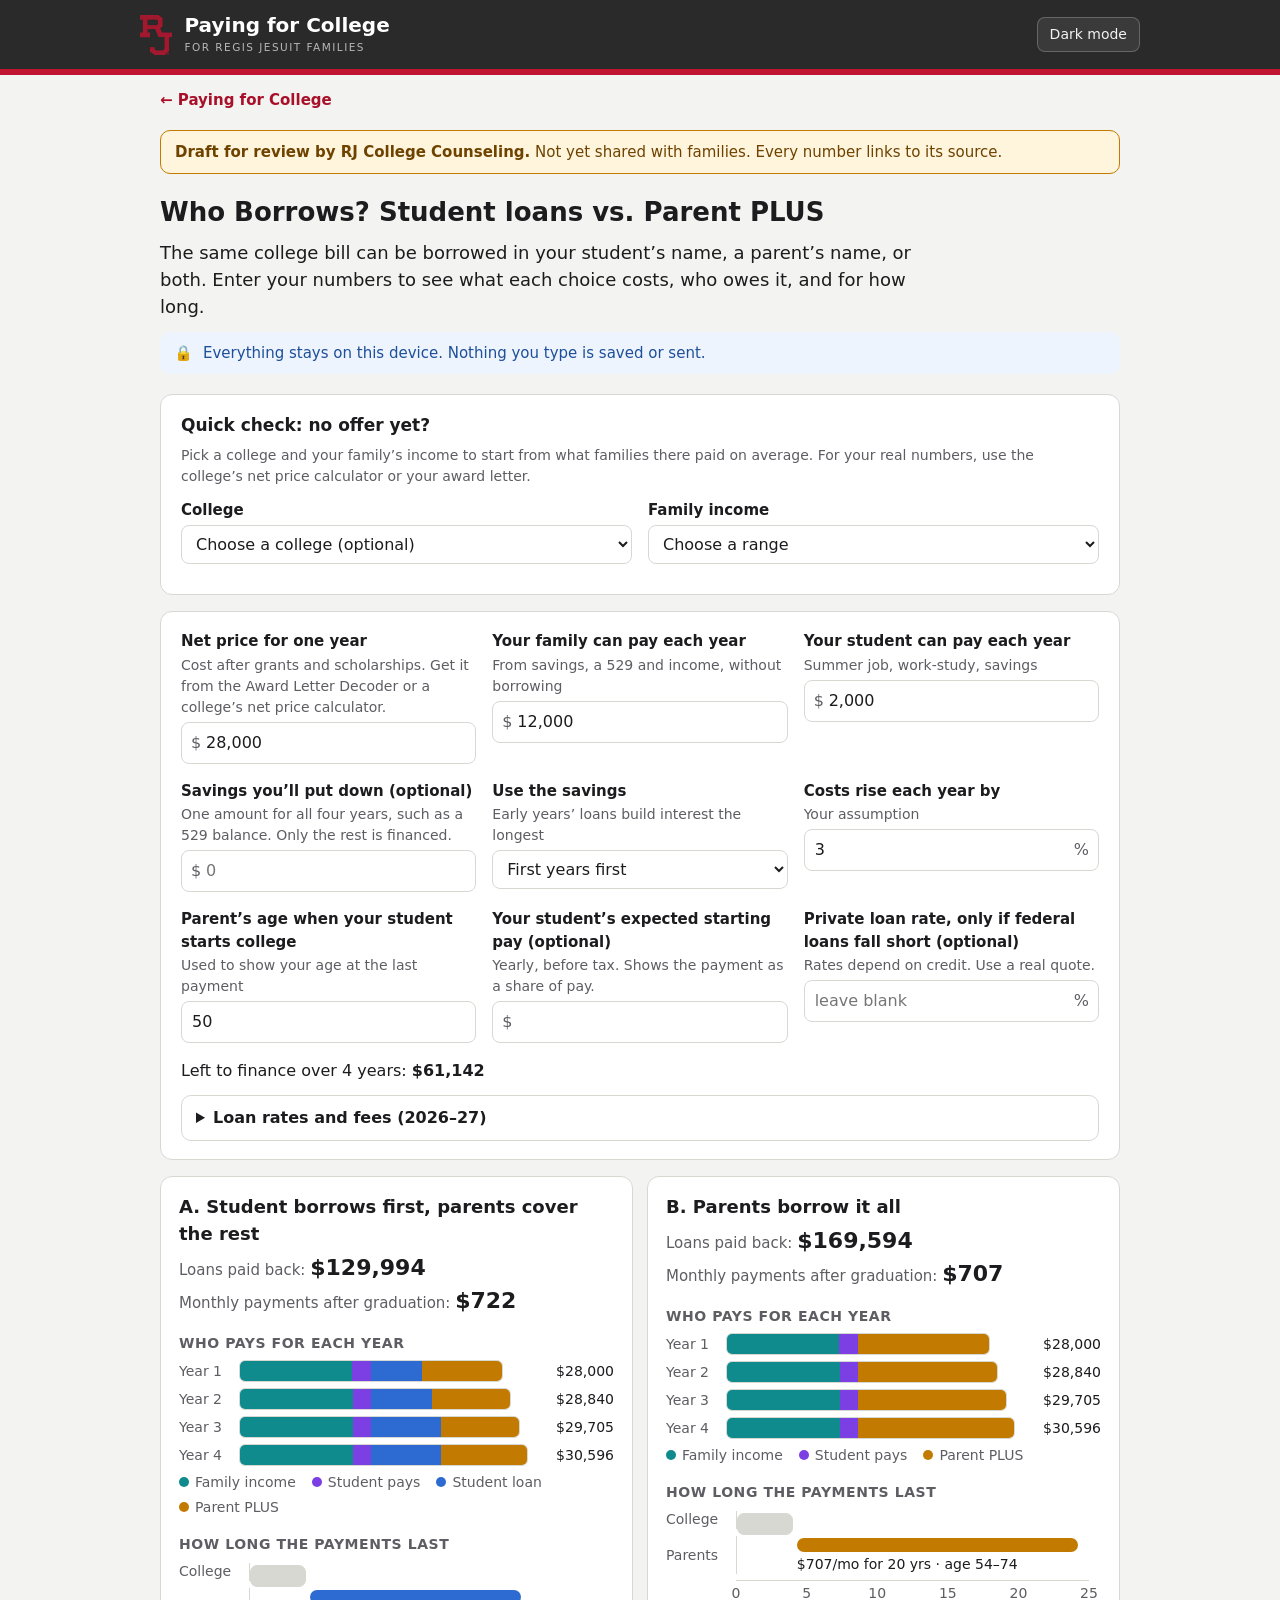
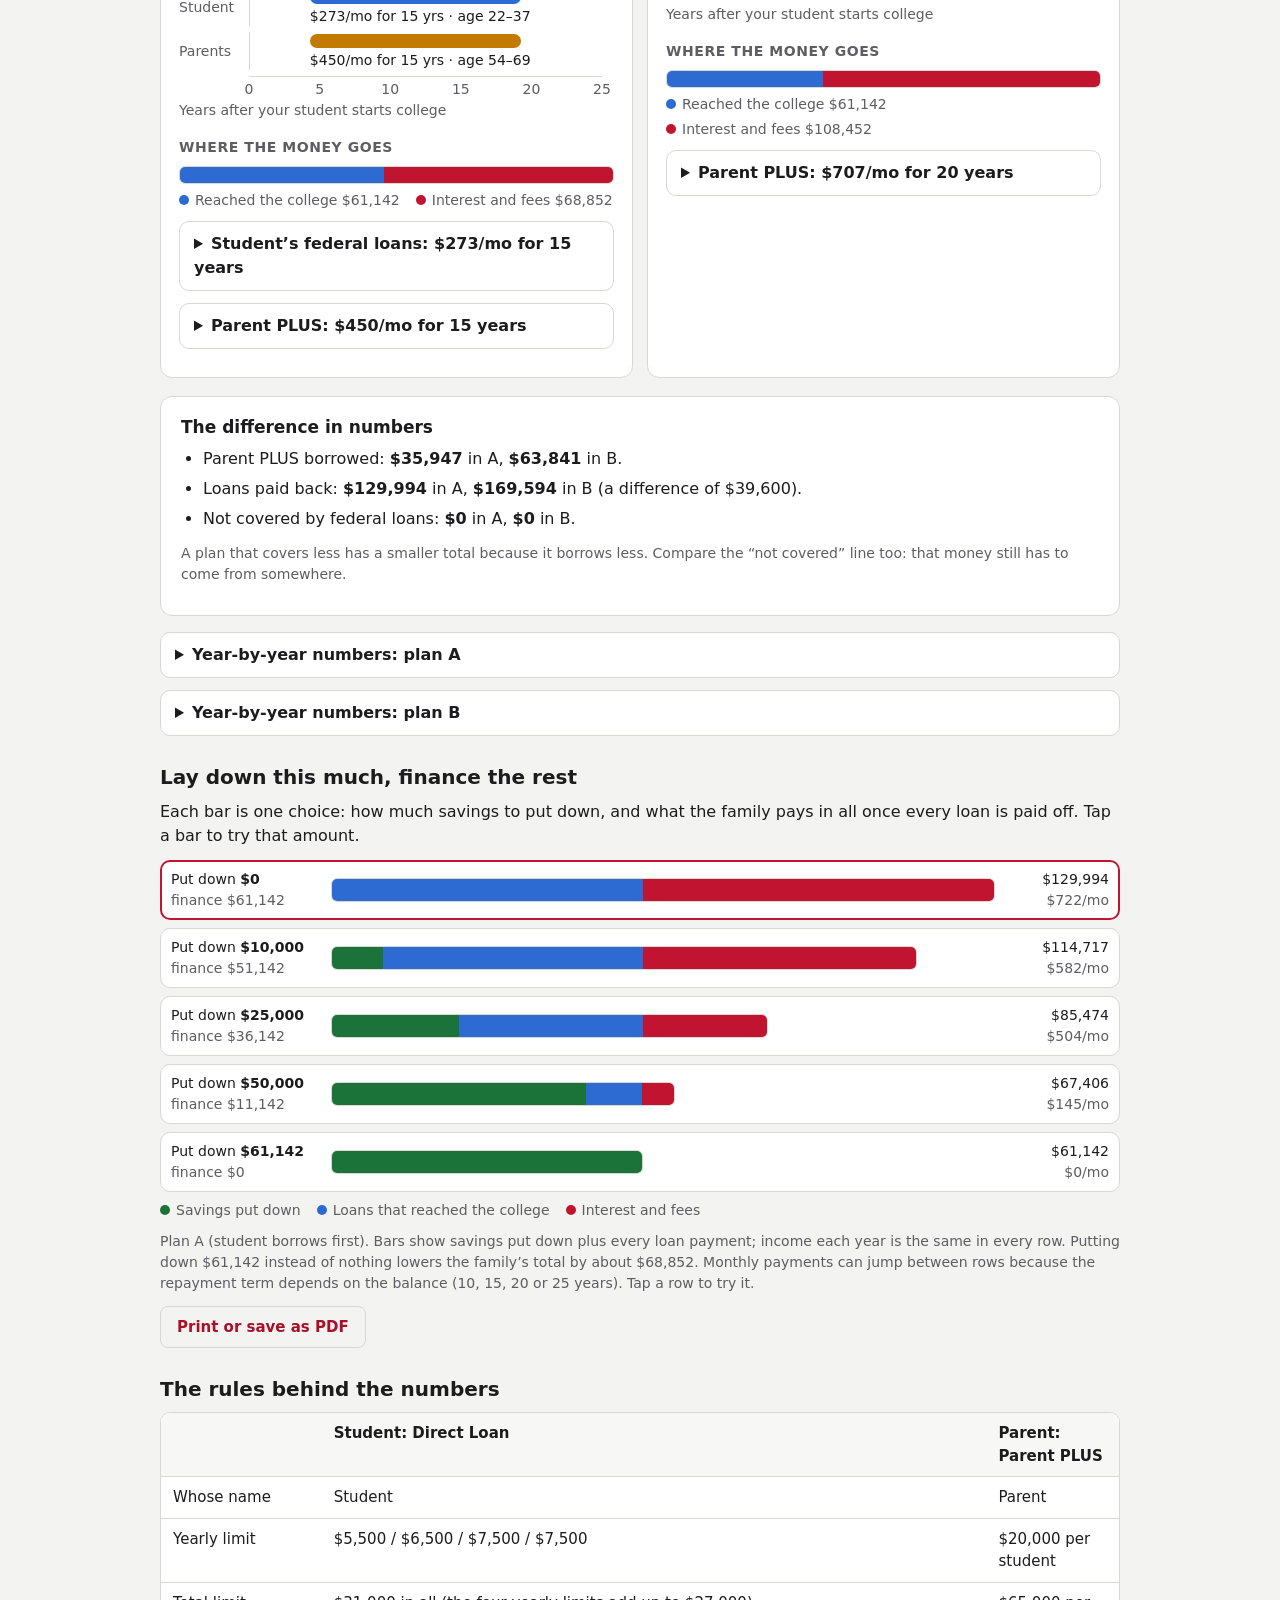
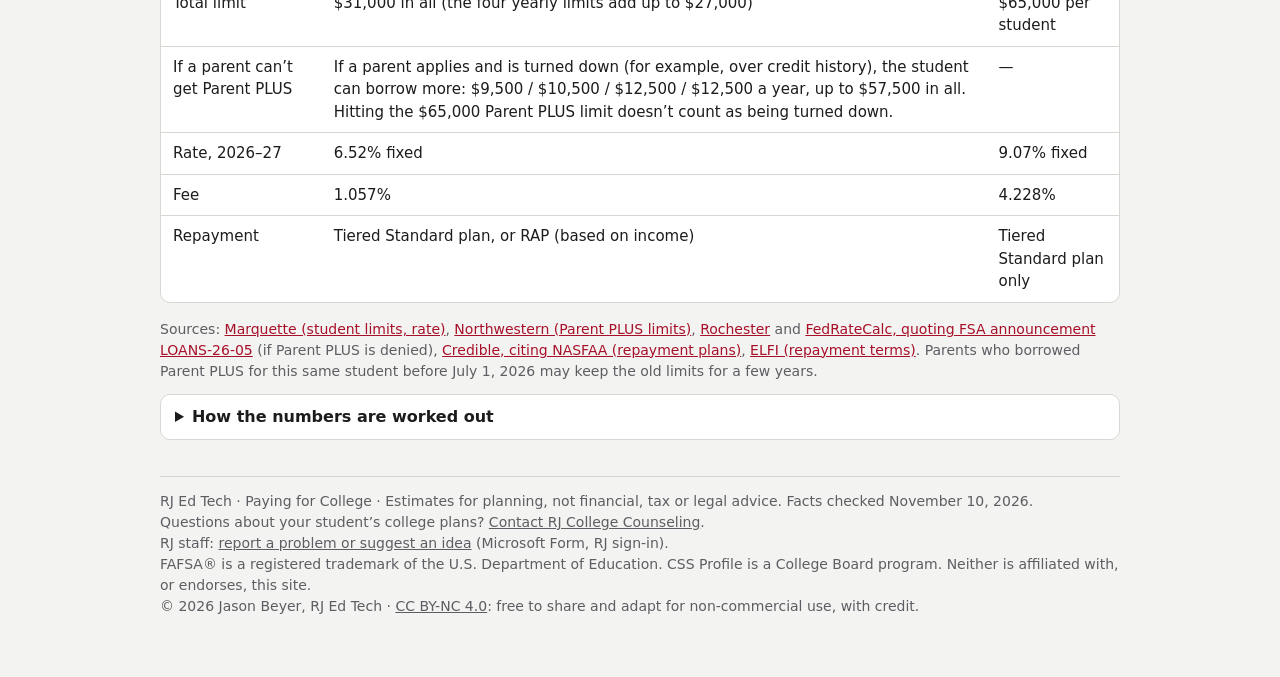
<file: who-borrows.html>
<!DOCTYPE html>
<html lang="en">
<head>
<meta charset="utf-8">
<meta name="viewport" content="width=device-width, initial-scale=1, viewport-fit=cover">
<title>Who Borrows? · Paying for College</title>
<meta name="description" content="Compare a student borrowing federal loans first with parents borrowing it all through Parent PLUS, under the 2026 loan limits.">
<script>try{var t=localStorage.getItem('rj-theme');if(t==='dark'||t==='light')document.documentElement.setAttribute('data-theme',t);}catch(e){}</script>
<link rel="icon" href="favicon.ico" sizes="any">
<link rel="icon" href="favicon.svg" type="image/svg+xml">
<link rel="apple-touch-icon" href="apple-touch-icon.png">
<link rel="stylesheet" href="pfc.css?v=202611102103">
</head>
<body>
<header class="rj-masthead">
  <div class="hl">
    <img class="rj-mark" src="[data-uri]" alt="RJ">
    <div>
      <h1>Paying for College</h1>
      <p class="tagline">For Regis Jesuit families</p>
    </div>
  </div>
  <div class="mh-right"><button type="button" id="theme" class="mh-btn" aria-pressed="false">Dark mode</button></div>
</header>

<main class="wrap">
<p class="crumb no-print"><a href="./">← Paying for College</a></p>
<p class="draft" role="note"><b>Draft for review by RJ College Counseling.</b> Not yet shared with families. Every number links to its source.</p>
<h2>Who Borrows? Student loans vs. Parent PLUS</h2>
<p class="lede">The same college bill can be borrowed in your student’s name, a parent’s name, or both. Enter your numbers to see what each choice costs, who owes it, and for how long.</p>
<p class="privacy"><span aria-hidden="true">🔒</span><span>Everything stays on this device. Nothing you type is saved or sent.</span></p>
<p class="small muted" id="fromname" hidden></p>

<div class="card" id="quick" hidden>
  <h4 style="margin-top:0">Quick check: no offer yet?</h4>
  <p class="small muted">Pick a college and your family’s income to start from what families there paid on average. For your real numbers, use the college’s net price calculator or your award letter.</p>
  <div class="grid2">
    <div class="field"><label for="qc-college">College</label><select id="qc-college"></select></div>
    <div class="field"><label for="qc-income">Family income</label><select id="qc-income"><option value="">Choose a range</option><option value="0">$0–$30,000</option><option value="1">$30,001–$48,000</option><option value="2">$48,001–$75,000</option><option value="3">$75,001–$110,000</option><option value="4">Over $110,000</option></select></div>
  </div>
  <div id="qc-note" aria-live="polite"></div>
</div>

<div class="card" id="form">
  <div class="grid2">
    <div class="field"><label for="net">Net price for one year<span class="hint">Cost after grants and scholarships. Get it from the Award Letter Decoder or a college’s net price calculator.</span></label><div class="money"><input type="text" inputmode="decimal" id="net" value="28,000"></div></div>
    <div class="field"><label for="family">Your family can pay each year<span class="hint">From savings, a 529 and income, without borrowing</span></label><div class="money"><input type="text" inputmode="decimal" id="family" value="12,000"></div></div>
    <div class="field"><label for="studentpay">Your student can pay each year<span class="hint">Summer job, work-study, savings</span></label><div class="money"><input type="text" inputmode="decimal" id="studentpay" value="2,000"></div></div>
    <div class="field"><label for="down">Savings you’ll put down (optional)<span class="hint">One amount for all four years, such as a 529 balance. Only the rest is financed.</span></label><div class="money"><input type="text" inputmode="decimal" id="down" value="" placeholder="0"></div></div>
    <div class="field"><label for="downmode">Use the savings<span class="hint">Early years’ loans build interest the longest</span></label><select id="downmode"><option value="first">First years first</option><option value="even">Spread over 4 years</option></select></div>
    <div class="field"><label for="grow">Costs rise each year by<span class="hint">Your assumption</span></label><div class="pct"><input type="text" inputmode="decimal" id="grow" value="3"></div></div>
    <div class="field"><label for="parentage">Parent’s age when your student starts college<span class="hint">Used to show your age at the last payment</span></label><input type="text" inputmode="numeric" id="parentage" value="50"></div>
    <div class="field"><label for="salary">Your student’s expected starting pay (optional)<span class="hint">Yearly, before tax. Shows the payment as a share of pay.</span></label><div class="money"><input type="text" inputmode="decimal" id="salary" value=""></div></div>
    <div class="field"><label for="privrate">Private loan rate, only if federal loans fall short (optional)<span class="hint">Rates depend on credit. Use a real quote.</span></label><div class="pct"><input type="text" inputmode="decimal" id="privrate" value="" placeholder="leave blank"></div></div>
  </div>
  <p style="margin:4px 0 0">Left to finance over 4 years: <b id="gapline" class="num"></b> <span class="small muted" id="gapsub"></span></p>
  <details class="more" style="margin:12px 0 0">
    <summary>Loan rates and fees (2026–27)</summary>
    <div class="grid2">
      <div class="field"><label for="drate">Student loan rate</label><div class="pct"><input type="text" inputmode="decimal" id="drate"></div></div>
      <div class="field"><label for="dfee">Student loan fee</label><div class="pct"><input type="text" inputmode="decimal" id="dfee"></div></div>
      <div class="field"><label for="prate">Parent PLUS rate</label><div class="pct"><input type="text" inputmode="decimal" id="prate"></div></div>
      <div class="field"><label for="pfee">Parent PLUS fee</label><div class="pct"><input type="text" inputmode="decimal" id="pfee"></div></div>
    </div>
    <p class="small muted">Rates are set each July for loans made that year; fees change each October. Later years use these numbers. Sources: <a href="https://financial-aid.catholic.edu/financial-aid-basics/direct-loan-fees-interest.html" target="_blank" rel="noopener">Catholic University</a>, <a href="https://www.union.edu/financial-aid-family-financing/types-aid/loans/parent-plus-loans" target="_blank" rel="noopener">Union College</a>.</p>
    <button type="button" class="btn ghost" id="reset-rates">Reset to 2026–27</button>
  </details>
</div>

<div id="out" aria-live="polite"></div>

<h3>Lay down this much, finance the rest</h3>
<p>Each bar is one choice: how much savings to put down, and what the family pays in all once every loan is paid off. Tap a bar to try that amount.</p>
<div id="downout" aria-live="polite"></div>
<div class="btns no-print"><button type="button" class="btn ghost" id="print">Print or save as PDF</button></div>

<h3>The rules behind the numbers</h3>
<div class="tbl-wrap"><table>
<thead><tr><th></th><th>Student: Direct Loan</th><th>Parent: Parent PLUS</th></tr></thead>
<tbody>
<tr><td>Whose name</td><td>Student</td><td>Parent</td></tr>
<tr><td>Yearly limit</td><td>$5,500 / $6,500 / $7,500 / $7,500</td><td>$20,000 per student</td></tr>
<tr><td>Total limit</td><td>$31,000 in all (the four yearly limits add up to $27,000)</td><td>$65,000 per student</td></tr>
<tr><td>If a parent can’t get Parent PLUS</td><td>If a parent applies and is turned down (for example, over credit history), the student can borrow more: $9,500 / $10,500 / $12,500 / $12,500 a year, up to $57,500 in all. Hitting the $65,000 Parent PLUS limit doesn’t count as being turned down.</td><td>—</td></tr>
<tr><td>Rate, 2026–27</td><td>6.52% fixed</td><td>9.07% fixed</td></tr>
<tr><td>Fee</td><td>1.057%</td><td>4.228%</td></tr>
<tr><td>Repayment</td><td>Tiered Standard plan, or RAP (based on income)</td><td>Tiered Standard plan only</td></tr>
</tbody></table></div>
<p class="src">Sources: <a href="https://www2.mu.edu/central/financial-aid/loans/undergraduate-unsubsidized.php" target="_blank" rel="noopener">Marquette (student limits, rate)</a>, <a href="https://undergradaid.northwestern.edu/types-of-aid/loans/plus-loan.html" target="_blank" rel="noopener">Northwestern (Parent PLUS limits)</a>, <a href="https://www.rochester.edu/financial-aid/parent-plus-loan/" target="_blank" rel="noopener">Rochester</a> and <a href="https://fedratecalc.com/federal-student-loan-limits/" target="_blank" rel="noopener">FedRateCalc, quoting FSA announcement LOANS-26-05</a> (if Parent PLUS is denied), <a href="https://www.credible.com/blog/refinance-student-loans/federal-repayment-options/" target="_blank" rel="noopener">Credible, citing NASFAA (repayment plans)</a>, <a href="https://www.elfi.com/understanding-parent-plus-loan-changes-in-2026/" target="_blank" rel="noopener">ELFI (repayment terms)</a>. Parents who borrowed Parent PLUS for this same student before July 1, 2026 may keep the old limits for a few years.</p>

<details class="more">
  <summary>How the numbers are worked out</summary>
  <ul class="qs">
    <li>Each year: net price (rising by your %) − what your family and student pay from income − savings put down = the amount to finance. Savings go to the first years’ bills unless you choose to spread them evenly.</li>
    <li>Plan A uses the student’s federal loan first, up to the yearly limit, then Parent PLUS for the rest. Plan B uses Parent PLUS for all of it.</li>
    <li>Fees come out of each loan, so a family borrows a little more than it needs. For example, $20,000 of Parent PLUS delivers $19,154.</li>
    <li>Each year’s loan is paid out in two halves, in August and January. No payments are made during school; interest builds and is added to the balance when payments start, 6 months after graduation. Parents can ask for this same deferment, or start paying sooner and pay less interest.</li>
    <li>The repayment term comes from the balance when payments start: 10, 15, 20 or 25 years. Payments are the same every month.</li>
    <li>If part of the student loan is subsidized (based on need), the government pays that part’s interest during school, so the student’s real cost is a little lower than shown.</li>
    <li>A private loan, if you add one, is shown over 10 years with no fee. Real terms vary by lender.</li>
    <li>These are planning estimates, not a loan offer.</li>
  </ul>
</details>
<p class="foot">RJ Ed Tech · Paying for College · Estimates for planning, not financial, tax or legal advice. Facts checked November 10, 2026.<br>
Questions about your student’s college plans? <a href="https://regisjesuit.com/student-experience/college-counseling" target="_blank" rel="noopener">Contact RJ College Counseling</a>.<br>
RJ staff: <a href="https://forms.cloud.microsoft/Pages/ResponsePage.aspx?id=4SwuQZc-CEClZjjFdYLisQzihhIB-7hPp9L3AOSeJONUOVJaVTVMOE9YMFNSVVM3TUNOOFVQR1pYTi4u&amp;rc59cb41123d3497584d2ca10cb9e1c54=%22Paying%20for%20College%22" target="_blank" rel="noopener">report a problem or suggest an idea</a> (Microsoft Form, RJ sign-in).<br>
FAFSA® is a registered trademark of the U.S. Department of Education. CSS Profile is a College Board program. Neither is affiliated with, or endorses, this site.<br>
© 2026 Jason Beyer, RJ Ed Tech · <a href="https://creativecommons.org/licenses/by-nc/4.0/" target="_blank" rel="license noopener">CC BY-NC 4.0</a>: free to share and adapt for non-commercial use, with credit.</p>
</main>

<script src="pfc.js?v=202611102103"></script>
<script src="colleges.js?v=202611102103"></script>
<script src="loans.js?v=202611102103"></script>
<script src="who-borrows.js?v=202611102103"></script>
<!-- Anonymous page-view count (GoatCounter, rjedtech.goatcounter.com): no cookies, no personal data, nothing typed into the tools.
     Only the page path is sent; anything after ? in the address (such as a net price passed between tools) is never sent.
     A visit through the school's Securly filter (?scrlybrkr in the address) adds ?sd = school device; nothing else about the visitor is sent. -->
<script>
window.goatcounter={no_onload:true};
(function(){var last=null,tries=0;
function route(){var h=(location.hash||'').slice(1).split(/[=@?&]/)[0].replace(/[^A-Za-z0-9_-]/g,'').slice(0,40);return location.pathname.replace(/index\.html$/,'')+(h?'#'+h:'')+(/scrlybrkr/.test(location.search)?'?sd':'');}
function go(){var p=route();if(p===last)return;var g=window.goatcounter;if(!g||typeof g.count!=='function'){if(tries++<40)setTimeout(go,250);return;}last=p;try{g.count({path:p});}catch(e){}}
window.addEventListener('hashchange',go);if(document.readyState==='complete')go();else window.addEventListener('load',go);})();
</script>
<script data-goatcounter="https://rjedtech.goatcounter.com/count" async src="//gc.zgo.at/count.js"></script>
</body>
</html>
</file>
<file: pfc.css>
/*RJMASTHEAD*/
/* RJ Ed Tech masthead (suite standard, matches Raider Observation Console):
   charcoal band + 6px Raider-red rule, full browser width; contents stay
   aligned with the page column. Same in light and dark. */
html{overflow-x:clip}
.rj-masthead{position:relative;isolation:isolate;display:flex;align-items:center;justify-content:space-between;gap:14px;flex-wrap:wrap;
  padding-top:14px!important;padding-bottom:14px!important;margin-top:0!important;margin-bottom:34px!important;
  border:0!important;background:none!important;color:#fff;color-scheme:dark}
.rj-masthead{box-sizing:border-box;width:100vw;max-width:none!important;margin-left:calc(50% - 50vw)!important;margin-right:calc(50% - 50vw)!important;
  padding-left:max(20px,calc((100vw - 1000px)/2))!important;padding-right:max(20px,calc((100vw - 1000px)/2))!important}
.rj-masthead::before{content:"";position:absolute;z-index:-1;top:-64px;bottom:-6px;left:calc(50% - 50vw);right:calc(50% - 50vw);
  background:#2a2a2a;border-bottom:6px solid #C11430}
.rj-masthead>.head-row{flex:1;align-items:center}
body:not(.fs) .rj-masthead .hl,body:not(.fs) .rj-masthead .header-left,body:not(.fs) .rj-masthead .title-lock{display:flex!important;flex-direction:row!important;flex-wrap:nowrap!important;align-items:center!important;gap:13px!important;min-width:0}
.rj-masthead .rj-mark{height:40px;width:auto;display:block;flex-shrink:0}
.rj-masthead .brand,.rj-masthead h1{color:#fff!important;-webkit-text-fill-color:#fff!important;background:none!important;
  font-size:20px!important;font-weight:700!important;line-height:1.15!important;letter-spacing:0!important;margin:0!important}
.rj-masthead .accent{color:inherit!important;-webkit-text-fill-color:inherit!important}
.rj-masthead .tagline,.rj-masthead .subtitle,.rj-masthead .rjm-sub{color:#b8b8b8!important;font-size:10.5px!important;font-weight:400!important;
  letter-spacing:.14em!important;text-transform:uppercase;margin:3px 0 0!important;line-height:1.45!important}
.rj-masthead .last-checked{color:#b8b8b8!important}
.rj-masthead a{color:#f2f2f2!important}
body:not(.fs) .rj-masthead button,body:not(.fs) .rj-masthead select{background:rgba(255,255,255,.08)!important;color:#f2f2f2!important;
  border:1px solid rgba(255,255,255,.22)!important}
body:not(.fs) .rj-masthead select option{background:#2a2a2a;color:#f2f2f2}
.rj-masthead .hdr-txt{flex:1;min-width:0}
.rj-masthead .hdr-txt .sub{color:#b8b8b8!important;font-size:10.5px!important;font-weight:400!important;letter-spacing:.14em!important;text-transform:uppercase;margin:3px 0 0!important;line-height:1.45!important}
.rj-masthead label{color:#d8d8d8!important}
.rj-masthead input{background:rgba(255,255,255,.08)!important;color:#f2f2f2!important;border:1px solid rgba(255,255,255,.22)!important}
.rj-masthead input::placeholder{color:#9a9a9a}
.rj-masthead .lang-globe{color:#f2f2f2}
body.fs .rj-masthead{color-scheme:normal;margin-bottom:0!important}
body.fs .rj-masthead::before{display:none}
@media(max-width:600px){.rj-masthead .brand,.rj-masthead h1{font-size:17px!important}.rj-masthead>label{flex-basis:100%}}
@media print{.rj-masthead::before{display:none}.rj-masthead,.rj-masthead .brand,.rj-masthead h1{color:#000!important;-webkit-text-fill-color:#000!important}}
/*/RJMASTHEAD*/

/* Paying for College: site styles (RJ Ed Tech suite palette, 16px body, 14px minimum help text) */
:root{
  --bg:#f3f3f1; --card:#ffffff; --card2:#f7f7f5; --fg:#1c1c1f; --muted:#5d5d63; --line:#d8d8d3;
  --rj:#C11430; --rj-ink:#a8102a; --focus:#1f6feb; --good:#1b7339; --bad:#b3261e;
  --warn:#c27a00; --warn-ink:#6e4300; --warn-bg:#fff4dc; --info-bg:#eef4fd; --info-ink:#1d4f9a;
  --c-free:#1b7339; --c-loan:#c27a00; --c-ws:#2d6bd2; --c-gap:#C11430; --c-uncov:#5d5d63; --c-fam:#0f8b8d; --c-stu:#7b3fe4; --c-priv:#8a5a2b;
  --font:"Segoe UI",system-ui,-apple-system,Roboto,"Helvetica Neue",Arial,sans-serif;
}
@media (prefers-color-scheme: dark){:root:not([data-theme="light"]){
  --bg:#15161a; --card:#1d1f24; --card2:#24272d; --fg:#ececef; --muted:#a2a2aa; --line:#353840;
  --rj-ink:#ed516a; --focus:#6ea8ff; --good:#5cc27f; --bad:#f2827a;
  --warn:#f2b24c; --warn-ink:#f7cd86; --warn-bg:#33281a; --info-bg:#17222f; --info-ink:#9cc3ff;
  --c-free:#5cc27f; --c-loan:#f2b24c; --c-ws:#5c9bff; --c-gap:#ed516a; --c-uncov:#a2a2aa; --c-fam:#4cc9c0; --c-stu:#a77dff; --c-priv:#d9a066;
  color-scheme:dark}}
:root[data-theme="dark"]{
  --bg:#15161a; --card:#1d1f24; --card2:#24272d; --fg:#ececef; --muted:#a2a2aa; --line:#353840;
  --rj-ink:#ed516a; --focus:#6ea8ff; --good:#5cc27f; --bad:#f2827a;
  --warn:#f2b24c; --warn-ink:#f7cd86; --warn-bg:#33281a; --info-bg:#17222f; --info-ink:#9cc3ff;
  --c-free:#5cc27f; --c-loan:#f2b24c; --c-ws:#5c9bff; --c-gap:#ed516a; --c-uncov:#a2a2aa; --c-fam:#4cc9c0; --c-stu:#a77dff; --c-priv:#d9a066;
  color-scheme:dark}

*{box-sizing:border-box}
[hidden]{display:none!important}
html{-webkit-text-size-adjust:100%}
body{margin:0;background:var(--bg);color:var(--fg);font-family:var(--font);font-size:16px;line-height:1.5}
a{color:var(--rj-ink)}
a:focus-visible,button:focus-visible,input:focus-visible,select:focus-visible,summary:focus-visible{outline:3px solid var(--focus);outline-offset:2px}
.wrap{max-width:1000px;margin:0 auto;padding:0 20px 48px}
.read{max-width:760px}
h2{font-size:26px;line-height:1.25;margin:0 0 10px}
h3{font-size:20px;line-height:1.3;margin:28px 0 10px}
h4{font-size:17px;margin:18px 0 6px}
p{margin:0 0 12px}
.lede{font-size:18px;color:var(--fg);max-width:760px}
.muted{color:var(--muted)}
.small{font-size:14px}
.num{font-variant-numeric:tabular-nums}

/* Top bar: back link + theme toggle */
.rj-masthead .mh-right{display:flex;gap:8px;align-items:center}
.rj-masthead .mh-btn{font:inherit;font-size:14px;padding:6px 12px;border-radius:8px;cursor:pointer}
.crumb{margin:-14px 0 18px;font-size:15px}
.crumb a{text-decoration:none;font-weight:600}
.crumb a:hover{text-decoration:underline}

/* Draft banner */
.draft{background:var(--warn-bg);color:var(--warn-ink);border:1px solid var(--warn);border-radius:10px;padding:10px 14px;margin:0 0 22px;font-size:15px}
.draft b{color:inherit}

/* Cards */
.card{background:var(--card);border:1px solid var(--line);border-radius:12px;padding:18px 20px;margin:0 0 16px}
.card h3:first-child,.card h4:first-child{margin-top:0}
.tools{display:grid;grid-template-columns:repeat(auto-fit,minmax(280px,1fr));gap:16px;margin:18px 0 8px}
.tool{display:flex;flex-direction:column;background:var(--card);border:1px solid var(--line);border-left:6px solid var(--rj);border-radius:12px;padding:18px 20px;text-decoration:none;color:var(--fg)}
.tool:hover{border-color:var(--rj)}
.tool h3{margin:0 0 6px;color:var(--fg)}
.tool p{margin:0 0 10px;color:var(--muted)}
.tool .go{margin-top:auto;font-weight:600;color:var(--rj-ink)}
.soon{border-left-color:var(--line)}
.soon ul{margin:6px 0 0;padding-left:20px;color:var(--muted)}
.privacy{display:flex;gap:10px;align-items:flex-start;background:var(--info-bg);color:var(--info-ink);border-radius:10px;padding:10px 14px;font-size:15px;margin:0 0 20px}

/* Tables */
.tbl-wrap{overflow-x:auto;margin:8px 0 16px;border:1px solid var(--line);border-radius:10px;background:var(--card)}
table{border-collapse:collapse;width:100%;font-size:15px}
th,td{text-align:left;padding:9px 12px;border-bottom:1px solid var(--line);vertical-align:top}
th{background:var(--card2);font-weight:600}
tr:last-child td{border-bottom:0}
td.r,th.r{text-align:right;white-space:nowrap}
.src{font-size:14px;color:var(--muted)}

/* Lists of questions */
ol.qs,ul.qs{padding-left:22px;margin:6px 0 12px}
ol.qs li,ul.qs li{margin:0 0 6px}

details.more{background:var(--card);border:1px solid var(--line);border-radius:10px;padding:10px 14px;margin:0 0 12px}
details.more>summary{cursor:pointer;font-weight:600}
details.more[open]>summary{margin-bottom:8px}

/* Forms */
label{display:block;font-weight:600;font-size:15px;margin:0 0 4px}
.hint{display:block;font-weight:400;font-size:14px;color:var(--muted);margin-top:2px}
input[type=text],input[type=number],select{font:inherit;font-size:16px;width:100%;padding:8px 10px;border:1px solid var(--line);border-radius:8px;background:var(--card);color:var(--fg)}
.money{position:relative}
.money input{padding-left:24px}
.money::before{content:"$";position:absolute;left:10px;top:50%;transform:translateY(-50%);color:var(--muted);pointer-events:none}
.pct{position:relative}
.pct input{padding-right:26px}
.pct::after{content:"%";position:absolute;right:10px;top:50%;transform:translateY(-50%);color:var(--muted);pointer-events:none}
.field{margin:0 0 12px}
.grid2{display:grid;grid-template-columns:repeat(auto-fit,minmax(220px,1fr));gap:4px 16px}
.btn{font:inherit;font-size:15px;font-weight:600;padding:9px 16px;border-radius:8px;border:1px solid var(--rj);background:var(--rj);color:#fff;cursor:pointer}
.btn.ghost{background:transparent;color:var(--rj-ink);border-color:var(--line)}
.btn.ghost:hover{border-color:var(--rj)}
.btns{display:flex;flex-wrap:wrap;gap:10px;margin:8px 0 16px}

/* Award letter columns */
.schools{display:grid;grid-template-columns:repeat(auto-fit,minmax(230px,1fr));gap:14px;margin:12px 0 18px}
.school{background:var(--card);border:1px solid var(--line);border-radius:12px;padding:14px 14px 6px}
.school .sname input{font-weight:700}
.school fieldset{border:0;padding:0;margin:12px 0 4px}
.school legend{font-size:14px;font-weight:700;letter-spacing:.06em;text-transform:uppercase;color:var(--muted);margin:0 0 6px;padding:0}
.school .field{margin-bottom:8px}
.school label{font-size:14px}
.school .rm{float:right;font:inherit;font-size:14px;background:none;border:0;color:var(--muted);cursor:pointer;text-decoration:underline;padding:0}
.dot{display:inline-block;width:10px;height:10px;border-radius:50%;margin-right:6px;vertical-align:baseline}

/* Results */
.result{background:var(--card);border:1px solid var(--line);border-radius:12px;padding:16px 18px;margin:0 0 14px}
.result h4{margin:0 0 4px;font-size:18px}
.bigline{font-size:15px;color:var(--muted);margin:0 0 10px}
.bigline b{font-size:22px;color:var(--fg)}
.bar{display:flex;height:26px;border-radius:6px;overflow:hidden;background:var(--card2);margin:8px 0 6px;border:1px solid var(--line)}
.bar span{display:block;height:100%}
.legend{display:flex;flex-wrap:wrap;gap:4px 16px;font-size:14px;color:var(--muted);margin:0 0 10px}
.flags{margin:8px 0 0;padding:0;list-style:none}
.flags li{position:relative;padding:6px 10px 6px 30px;margin:0 0 6px;border-radius:8px;background:var(--warn-bg);color:var(--warn-ink);font-size:15px}
.flags li::before{content:"!";position:absolute;left:10px;top:6px;font-weight:800}
.flags li.ok{background:var(--info-bg);color:var(--info-ink)}
.flags li.ok::before{content:"i"}
.kv{display:grid;grid-template-columns:1fr auto;gap:2px 14px;font-size:15px;margin:6px 0}
.kv dt{color:var(--muted)}
.kv dd{margin:0;text-align:right;font-variant-numeric:tabular-nums}
.kv .tot{font-weight:700;color:var(--fg)}
.lowest{display:inline-block;font-size:14px;font-weight:700;letter-spacing:.04em;text-transform:uppercase;color:var(--good);border:1px solid var(--good);border-radius:999px;padding:1px 8px;margin-left:6px;vertical-align:middle}

/* Borrowing scenarios */
.scen{display:grid;grid-template-columns:repeat(auto-fit,minmax(300px,1fr));gap:14px;margin:12px 0 18px}
.scen .result{margin:0}
.who{border-top:1px solid var(--line);margin-top:10px;padding-top:10px}
.who h5{font-size:15px;margin:0 0 4px}
.uncov{background:var(--warn-bg);color:var(--warn-ink);border-radius:8px;padding:8px 10px;font-size:15px;margin:10px 0 0}

/* Charts (plain HTML bars; every bar has its number written beside it) */
.chart-h{font-size:14px;font-weight:700;letter-spacing:.04em;text-transform:uppercase;color:var(--muted);margin:16px 0 6px}
.ychart{display:flex;flex-direction:column;gap:6px;margin:4px 0 6px}
.yrow{display:grid;grid-template-columns:52px 1fr 78px;align-items:center;gap:8px;font-size:14px}
.ylab{color:var(--muted)}
.ytrack .bar{margin:0;height:22px}
.yval{text-align:right}
.tl{margin:4px 0 6px;padding-right:12px}
.tlrow{display:grid;grid-template-columns:62px 1fr;align-items:center;gap:8px;font-size:14px;margin:0 0 6px}
.tllab{color:var(--muted)}
.tltrack{position:relative;height:38px;border-left:1px solid var(--line)}
.tlbar{position:absolute;top:2px;height:14px;border-radius:7px}
.tlbar.school{background:var(--line)}
.tlnote{position:absolute;top:18px;white-space:nowrap;font-size:14px;color:var(--fg)}
.tlrow:first-child .tltrack{height:18px}
.tlaxis{position:relative;height:18px;border-top:1px solid var(--line)}
.tlaxis span{position:absolute;top:2px;transform:translateX(-50%);font-size:14px;color:var(--muted)}
.costbar .bar{height:18px}
.dchart{display:flex;flex-direction:column;gap:8px;margin:8px 0}
.drow{display:grid;grid-template-columns:150px 1fr 104px;align-items:center;gap:10px;width:100%;text-align:left;font:inherit;font-size:14px;color:var(--fg);
  background:var(--card);border:1px solid var(--line);border-radius:10px;padding:8px 10px;cursor:pointer}
.drow:hover{border-color:var(--rj)}
.drow.cur{border:2px solid var(--rj);padding:7px 9px}
.drow .bar{margin:0;height:24px}
.dval{text-align:right}
.cmp .cmprow{grid-template-columns:170px 1fr 96px}
.cmp .ylab{color:var(--fg);font-weight:600;line-height:1.25}
@media(max-width:600px){.cmp .cmprow{grid-template-columns:1fr 90px}.cmp .ytrack{grid-column:1 / -1;grid-row:2}}
@media(max-width:600px){.drow{grid-template-columns:1fr 92px}.drow .dtrack{grid-column:1 / -1;grid-row:2}.tlnote{left:0!important;white-space:normal;width:100%;top:20px}.tltrack{height:44px}.tlrow{grid-template-columns:54px 1fr}}

.starts{display:grid;grid-template-columns:repeat(auto-fit,minmax(200px,1fr));gap:10px}
.start{display:flex;flex-direction:column;gap:2px;text-align:left;font:inherit;font-size:14px;color:var(--muted);background:var(--card2);border:1px solid var(--line);border-left:5px solid var(--c-loan);border-radius:10px;padding:10px 12px;cursor:pointer}
.start b{font-size:20px;color:var(--fg)}
.start:hover{border-color:var(--rj)}
.lc{width:100%;height:auto;display:block;margin:4px 0 6px}
.saved{background:var(--info-bg);color:var(--info-ink);border-radius:8px;padding:8px 10px;margin:8px 0 0;font-size:15px}

/* Glossary cards */
.terms{display:grid;grid-template-columns:repeat(auto-fit,minmax(230px,1fr));gap:12px;margin:8px 0 18px}
.term{background:var(--card);border:1px solid var(--line);border-radius:12px;padding:12px 14px}
.term h4{margin:0 0 4px;font-size:16px}
.term p{margin:0;font-size:15px}

/* Compare Paths */
.paths{display:grid;grid-template-columns:repeat(auto-fit,minmax(250px,1fr));gap:14px;margin:12px 0 18px}
.path{background:var(--card);border:1px solid var(--line);border-top:6px solid var(--pc,var(--rj));border-radius:12px;padding:14px 14px 6px}
.path h4{margin:0 0 8px;font-size:17px}
.path .field{margin-bottom:8px}
.path label{font-size:14px}
.pchip{display:inline-block;width:14px;height:14px;border-radius:4px;vertical-align:-2px;margin-right:6px;background:var(--pc)}
.need{display:grid;grid-template-columns:repeat(auto-fit,minmax(220px,1fr));gap:12px;margin:10px 0}
.need .result{margin:0;border-top:6px solid var(--pc,var(--line))}
.need .big{font-size:28px;font-weight:700;line-height:1.1;margin:2px 0 4px;font-variant-numeric:tabular-nums}
.marks .yrow{grid-template-columns:200px 1fr 92px}
.marks .ylab{color:var(--fg)}
@media(max-width:600px){.marks .yrow{grid-template-columns:1fr 90px}.marks .ytrack{grid-column:1 / -1;grid-row:2}}
.seg-legend{display:grid;grid-template-columns:repeat(auto-fit,minmax(190px,1fr));gap:2px 14px;font-size:14px;margin:6px 0 10px}
.seg-legend span{display:flex;justify-content:space-between;gap:8px}
.seg-legend b{font-weight:600;font-variant-numeric:tabular-nums}

/* Footer */
.foot{margin-top:36px;padding-top:14px;border-top:1px solid var(--line);font-size:14px;color:var(--muted)}
.foot a{color:var(--muted)}

@media(max-width:600px){h2{font-size:22px}.lede{font-size:17px}.card,.result{padding:14px}}
@media print{
  :root{--bg:#fff;--card:#fff;--card2:#f4f4f4}
  .no-print,.rj-masthead .mh-right,.draft,.foot a{display:none!important}
  body{font-size:12pt}
  .schools{display:none}
}
</file>
